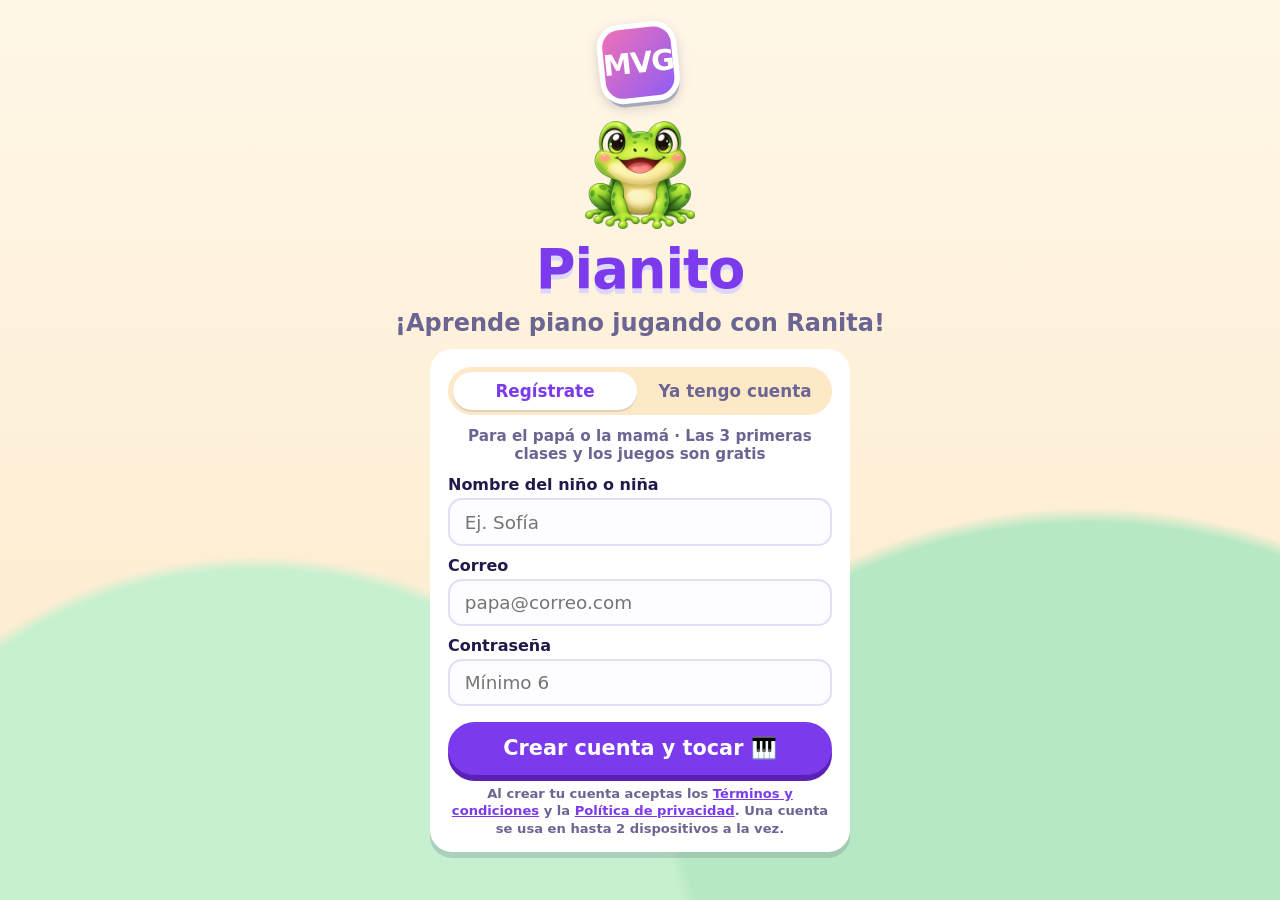
<file: index.html>
<!doctype html>
<html lang="es">
<head>
  <meta charset="utf-8">
  <meta name="viewport" content="width=device-width, initial-scale=1, viewport-fit=cover, user-scalable=no">
  <title>Pianito</title>
  <meta name="description" content="Aprende piano jugando, con tu piano de verdad.">
  <meta name="theme-color" content="#7c3aed">
  <link rel="manifest" href="manifest.webmanifest">
  <link rel="icon" href="icons/icono-192.png">
  <link rel="apple-touch-icon" href="icons/apple-touch-icon.png">
  <meta name="apple-mobile-web-app-capable" content="yes">
  <meta name="mobile-web-app-capable" content="yes">
  <meta name="apple-mobile-web-app-status-bar-style" content="default">
  <meta name="apple-mobile-web-app-title" content="Pianito">
  <link rel="stylesheet" href="css/estilos.css">
</head>
<body>

  <!-- Marca MVG. Se reutiliza con <use href="#marca-mvg"> -->
  <svg width="0" height="0" style="position:absolute" aria-hidden="true">
    <defs>
      <linearGradient id="degradado-mvg" x1="0" y1="0" x2="1" y2="1">
        <stop offset="0" stop-color="#f472b6"/>
        <stop offset="1" stop-color="#8b5cf6"/>
      </linearGradient>
    </defs>
    <symbol id="marca-mvg" viewBox="0 0 124 124">
      <g transform="rotate(-6 62 62)">
        <rect x="14" y="20" width="96" height="96" rx="26" fill="#1e3a8a" opacity=".3"/>
        <rect x="12" y="12" width="96" height="96" rx="26" fill="url(#degradado-mvg)" stroke="#fff" stroke-width="7"/>
        <text x="60" y="73" text-anchor="middle" fill="#fff" font-size="37" font-weight="900"
              letter-spacing="-1.5" font-family="ui-rounded, 'SF Pro Rounded', 'Nunito', system-ui, sans-serif">MVG</text>
      </g>
    </symbol>
  </svg>

  <!-- INICIO -->
  <section id="pantalla-inicio" class="pantalla activa">
    <div class="notas-flotantes" aria-hidden="true"><span>♪</span><span>♫</span><span>♩</span><span>♬</span><span>♪</span><span>♫</span></div>
    <div class="inicio-contenido">
      <svg class="marca marca-inicio" role="img" aria-label="MVG"><use href="#marca-mvg"/></svg>
      <img class="mascota grande saltando" src="img/rana.png" alt="">
      <h1 class="logo">Pianito</h1>
      <p class="lema">¡Aprende piano jugando con Ranita!</p>
      <button id="btn-empezar" class="boton-grande">¡A tocar! 🎹</button>
      <div id="eleccion-edad" class="eleccion-edad oculto">
        <p class="pregunta-edad">¿Cuántos años tienes?</p>
        <div class="botones-edad">
          <button class="boton-edad" data-modo="peques"><span>🐣</span>4 a 7 años</button>
          <button class="boton-edad grande" data-modo="grandes"><span>🚀</span>8 años o más</button>
        </div>
      </div>
      <!-- Registro (solo si la cuenta en la nube está configurada) -->
      <form id="form-cuenta" class="form-cuenta oculto" novalidate>
        <div class="cuenta-pestanas" role="tablist">
          <button type="button" class="cuenta-pestana activa" data-cuenta="registro">Regístrate</button>
          <button type="button" class="cuenta-pestana" data-cuenta="entrar">Ya tengo cuenta</button>
        </div>
        <p class="cuenta-nota">Para el papá o la mamá · Las 3 primeras clases y los juegos son gratis</p>
        <p id="cuenta-ref" class="cuenta-ref oculto">🎁 Te invitó <b id="cuenta-ref-codigo"></b>: si compras el pase recibes 2 meses extra.</p>
        <label class="campo-cuenta campo-nombre">Nombre del niño o niña
          <input id="cuenta-nombre" type="text" autocomplete="off" maxlength="40" placeholder="Ej. Sofía">
        </label>
        <label class="campo-cuenta">Correo
          <input id="cuenta-correo" type="email" autocomplete="email" inputmode="email" required placeholder="papa@correo.com">
        </label>
        <label class="campo-cuenta">Contraseña
          <input id="cuenta-clave" type="password" autocomplete="new-password" required minlength="6" placeholder="Mínimo 6">
        </label>
        <button id="btn-cuenta" type="submit" class="boton-grande">Crear cuenta y tocar 🎹</button>
        <button id="btn-olvide" type="button" class="enlace oculto">¿Olvidaste tu contraseña?</button>
        <p class="cuenta-legal">Al crear tu cuenta aceptas los <a href="terminos.html" target="_blank">Términos y condiciones</a>
          y la <a href="privacidad.html" target="_blank">Política de privacidad</a>. Una cuenta se usa en hasta 2 dispositivos a la vez.</p>
      </form>
      <p id="mensaje-inicio" class="mensaje-inicio" role="status"></p>
      <button type="button" class="boton-instalar oculto" data-instalar>📲 Instalar Pianito como app</button>
      <nav class="enlaces-legales"><a href="terminos.html" target="_blank">Términos</a> · <a href="privacidad.html" target="_blank">Privacidad</a> · <a href="reclamaciones.html" target="_blank">📕 Libro de Reclamaciones</a></nav>
    </div>
  </section>

  <!-- MAPA -->
  <section id="pantalla-mapa" class="pantalla">
    <header class="barra">
      <div class="barra-titulo">
        <img class="mascota mini" src="img/rana.png" alt="">
        <span>Mi viaje musical</span>
      </div>
      <svg class="marca" role="img" aria-label="MVG"><use href="#marca-mvg"/></svg>
      <div class="barra-derecha">
        <span id="total-estrellas" class="chip">⭐ 0</span>
        <button id="btn-ajustes" class="boton-icono boton-padres" aria-label="Ajustes para padres (mantén presionado)">
          <span>⚙️</span><svg class="anillo-padres" viewBox="0 0 40 40" aria-hidden="true"><circle cx="20" cy="20" r="17"/></svg>
        </button>
        <p id="ayuda-padres" class="ayuda-padres" role="status">Adulto: mantén presionado ⚙️</p>
      </div>
    </header>
    <nav class="pestanas" role="tablist">
      <button class="pestana activa" data-pestana="mapa" role="tab">🗺️ <span>Mi viaje</span></button>
      <button class="pestana" data-pestana="parque" role="tab">🎪 <span>Juegos</span></button>
      <button class="pestana" data-pestana="partituras" role="tab">📄 <span>Partituras</span></button>
      <button class="pestana oculto" data-pestana="paneladmin" role="tab">🛠️ <span>Panel</span></button>
    </nav>
    <div id="mapa" class="mapa"></div>
    <div id="parque" class="mapa parque oculto"></div>
    <div id="partituras" class="mapa parque oculto"></div>
    <div id="paneladmin" class="mapa panel-admin oculto"></div>
    <input type="file" id="archivo-partitura" accept=".musicxml,.xml,.mxl,application/vnd.recordare.musicxml+xml,application/vnd.recordare.musicxml" hidden>
  </section>

  <!-- JUEGO -->
  <section id="pantalla-juego" class="pantalla">
    <header class="barra">
      <div class="barra-titulo">
        <button id="btn-volver" class="boton-icono" aria-label="Volver al mapa">🏠</button>
        <span id="juego-titulo"></span>
      </div>
      <svg class="marca" role="img" aria-label="MVG"><use href="#marca-mvg"/></svg>
      <div class="barra-derecha">
        <div id="oreja" class="oreja" title="Micrófono">
          <span id="oreja-icono">👂</span>
          <div class="medidor"><div id="medidor-nivel"></div></div>
        </div>
      </div>
    </header>

    <div class="juego-cuerpo">
      <div class="zona-mascota">
        <div id="aro-escucha" class="aro-escucha">
          <img id="mascota-juego" class="mascota" src="img/rana.png" alt="">
        </div>
        <div id="globo" class="globo">¡Hola!</div>
      </div>

      <div class="zona-objetivo">
        <div id="pulso" class="pulso oculto" aria-hidden="true"><span></span><span></span><span></span><span></span></div>
        <div id="pentagrama" class="pentagrama oculto"></div>
        <div id="nota-objetivo" class="nota-objetivo">
          <span id="nota-nombre">Do</span>
          <span id="nota-dedo" class="nota-dedo"></span>
        </div>
        <div id="escenario" class="escenario oculto"></div>
        <div class="botones-escuchar">
          <button id="btn-escuchar" class="boton-escuchar">🔊 Escuchar</button>
          <div id="velocidad" class="velocidad oculto" role="group" aria-label="Velocidad">
            <button data-v="0.5">🐢 Lento</button>
            <button data-v="0.75">🚶 Medio</button>
            <button data-v="1">🏃 Normal</button>
          </div>
          <button id="btn-cancion" class="boton-escuchar oculto">🎶 Escuchar la canción</button>
        </div>
      </div>

      <div id="progreso-juego" class="progreso-juego"></div>
    </div>

    <p id="detector-texto" class="detector-texto"></p>
    <div id="teclado" class="teclado"></div>
  </section>

  <!-- RESULTADO -->
  <section id="pantalla-resultado" class="pantalla">
    <div id="confeti" class="confeti" aria-hidden="true"></div>
    <div class="resultado-contenido">
      <img class="mascota grande saltando" src="img/rana.png" alt="">
      <h2 id="resultado-titulo">¡Lo lograste!</h2>
      <div id="resultado-estrellas" class="estrellas-grandes"></div>
      <div class="resultado-botones">
        <button id="btn-repetir" class="boton-secundario">🔁 Otra vez</button>
        <button id="btn-mapa" class="boton-grande">Seguir ➜</button>
      </div>
      <button id="btn-orquesta" class="boton-orquesta oculto">🎻 Escuchar mi canción con orquesta</button>
      <button id="btn-invita-resultado" class="boton-orquesta boton-invita oculto">🎁 ¿Les gusta Pianito? Invita a un amigo y gana</button>
    </div>
  </section>

  <!-- AJUSTES (para padres) -->
  <dialog id="dialogo-ajustes" class="dialogo">
    <form method="dialog">
      <h2>Ajustes para padres</h2>
      <div class="fila fila-modo">
        <span>Edad:</span>
        <label><input type="radio" name="aj-modo" value="peques"> 4 a 7 años</label>
        <label><input type="radio" name="aj-modo" value="grandes"> 8 o más</label>
      </div>
      <label class="fila"><input type="checkbox" id="aj-voz"> Voz de Ranita</label>
      <button type="button" id="btn-voz" class="boton-secundario boton-voz">🎙️ Grabar la voz de Ranita</button>
      <label class="fila"><input type="checkbox" id="aj-referencia"> Tocar la nota antes de pedirla</label>
      <label class="fila"><input type="checkbox" id="aj-pedal"> Practico con pedal (no marca como error las notas que siguen sonando)</label>
      <label class="fila"><input type="checkbox" id="aj-acompanar"> Acompañar con acordes mientras toca las canciones (mejor con audífonos)</label>
      <label class="fila"><input type="checkbox" id="aj-teclado"> Usar el teclado de la pantalla (probar sin piano)</label>
      <label class="fila"><input type="checkbox" id="aj-detector"> Mostrar lo que escucha el micrófono</label>
      <label class="fila"><input type="checkbox" id="aj-desbloquear"> Desbloquear todas las lecciones (profesor)</label>
      <label class="fila columna">
        Sensibilidad del micrófono: <strong id="aj-sens-valor">5</strong>
        <input type="range" id="aj-sensibilidad" min="1" max="10" step="1">
        <small>Súbela si no reconoce las notas. Bájala si hay ruido en casa.</small>
      </label>
      <div id="aj-cuenta" class="aj-cuenta oculto">
        <p><strong>Cuenta:</strong> <span id="aj-cuenta-correo"></span><br><span id="aj-cuenta-plan"></span></p>
        <div class="aj-cuenta-botones">
          <button type="button" id="btn-desbloquear-cuenta" class="boton-secundario">⭐ Desbloquear todo</button>
          <button type="button" id="btn-invita-ajustes" class="boton-secundario">🎁 Invita y gana</button>
          <button type="button" id="btn-canje-ajustes" class="boton-secundario">🎟️ Canjear código</button>
          <button type="button" id="btn-salir-cuenta" class="boton-secundario">Cerrar sesión</button>
        </div>
      </div>
      <button type="button" class="boton-secundario oculto" data-instalar>📲 Instalar Pianito como app</button>
      <button type="button" id="btn-borrar-progreso" class="boton-peligro">Borrar progreso</button>
      <nav class="enlaces-legales"><a href="terminos.html" target="_blank">Términos</a> · <a href="privacidad.html" target="_blank">Privacidad</a> · <a href="reclamaciones.html" target="_blank">📕 Libro de Reclamaciones</a></nav>
      <button value="cerrar" class="boton-grande">Listo</button>
    </form>
  </dialog>

  <!-- Grabar la voz de Ranita (para el adulto) -->
  <dialog id="dialogo-voz" class="dialogo dialogo-voz">
    <form method="dialog">
      <h2>🎙️ La voz de Ranita</h2>
      <p class="voz-ayuda">Graba las frases con tu voz y Ranita hablará como tú. Toca <b>●</b>, di la frase y toca <b>■</b>.
        Las que no grabes las dice la voz del iPad. Todo queda guardado solo en este iPad.</p>
      <label class="fila"><input type="checkbox" id="aj-voz-aguda"> Voz más aguda, de rana 🐸</label>
      <p id="voz-contador" class="voz-contador"></p>
      <div id="voz-lista" class="voz-lista"></div>
      <button type="button" id="btn-voz-borrar" class="boton-peligro">Borrar todas las grabaciones</button>
      <button value="cerrar" class="boton-grande">Listo</button>
    </form>
  </dialog>

  <!-- Agregar una partitura (MusicXML) -->
  <dialog id="dialogo-partitura" class="dialogo">
    <form method="dialog">
      <h2>📄 Nueva partitura</h2>
      <label class="fila columna">Nombre
        <input type="text" id="pt-titulo" class="campo" maxlength="60">
      </label>
      <p id="pt-resumen" class="voz-ayuda"></p>
      <div class="fila fila-modo" id="pt-manos">
        <span>Mano:</span>
        <label><input type="radio" name="pt-mano" value="derecha"> Derecha</label>
        <label><input type="radio" name="pt-mano" value="izquierda"> Izquierda</label>
        <label><input type="radio" name="pt-mano" value="ambas"> Las dos</label>
      </div>
      <div class="fila fila-modo" id="pt-modos">
        <span>Tocar:</span>
        <label><input type="radio" name="pt-modo" value="cancion" checked> A su ritmo</label>
        <label><input type="radio" name="pt-modo" value="ritmo"> Con metrónomo</label>
      </div>
      <button value="crear" class="boton-grande">Crear lecciones</button>
      <button value="cancelar" class="boton-peligro">Cancelar</button>
    </form>
  </dialog>

  <!-- ¿Salir de la lección? (para que un toque sin querer no borre lo avanzado) -->
  <dialog id="dialogo-salir" class="dialogo dialogo-nino">
    <form method="dialog">
      <img class="mascota" src="img/rana.png" alt="">
      <p class="pregunta-nino">¿Nos vamos?</p>
      <div class="botones-nino">
        <button value="seguir" class="boton-grande">🎹 Seguir tocando</button>
        <button value="salir" class="boton-secundario">🏠 Salir</button>
      </div>
    </form>
  </dialog>

  <!-- Consejo para el adulto al empezar cada lección -->
  <dialog id="dialogo-consejo" class="dialogo">
    <form method="dialog">
      <p id="consejo-etiqueta" class="consejo-etiqueta">👨‍👩‍👧 Para el adulto</p>
      <p id="consejo-texto"></p>
      <button value="ok" class="boton-grande">¡Empezar!</button>
    </form>
  </dialog>

  <!-- Desbloquear los niveles de pago -->
  <dialog id="dialogo-premium" class="dialogo dialogo-premium">
    <form method="dialog">
      <img class="mascota" src="img/rana.png" alt="">
      <h2 id="premium-titulo">⭐ ¡Desbloquea todo Pianito!</h2>
      <p id="premium-estado" class="premium-estado"></p>
      <p class="premium-texto">Las 3 primeras clases y los juegos son gratis. Con el pase completo de un año se abren las <strong>164 clases de los 35 niveles</strong>: canciones, ritmo, acordes, pedal, lectura de partituras y baladas románticas, hasta nivel experto.</p>
      <p class="premium-precio"><span id="premium-precio"></span><small>por un año · pago único, sin cobros automáticos</small></p>
      <a id="btn-pagar" class="boton-grande boton-pagar" target="_blank" rel="noopener">Pagar con tarjeta, Yape o Plin 💳</a>
      <a id="btn-hotmart" class="boton-secundario boton-hotmart oculto" target="_blank" rel="noopener">🌎 PayPal o tarjeta internacional (Hotmart)
        <small>Te llega un código de activación por correo</small></a>
      <div id="premium-codigo" class="premium-codigo oculto">
        <p id="premium-codigo-ok" class="premium-codigo-ok oculto"></p>
        <div id="premium-codigo-form" class="premium-codigo-form">
          <input id="premium-codigo-input" type="text" autocomplete="off" autocapitalize="characters" maxlength="20" placeholder="Código del amigo que te recomendó">
          <button type="button" id="btn-aplicar-codigo" class="boton-secundario">Aplicar</button>
        </div>
        <p id="premium-codigo-msg" class="premium-codigo-msg"></p>
      </div>
      <details id="premium-canje" class="premium-canje">
        <summary>🎟️ ¿Tienes un código de activación? (compra en otra tienda, colegio o regalo)</summary>
        <div class="premium-codigo-form">
          <input id="canje-input" type="text" autocomplete="off" autocapitalize="characters" maxlength="20" placeholder="PIANO-XXXX-XXXX">
          <button type="button" id="btn-canjear" class="boton-secundario">Canjear</button>
        </div>
        <p id="canje-msg" class="premium-codigo-msg"></p>
      </details>
      <ol class="premium-pasos">
        <li>Paga con el correo de tu cuenta: <strong id="premium-correo"></strong></li>
        <li id="premium-paso-aviso">Activamos tu cuenta apenas nos llega el pago (normalmente el mismo día).</li>
        <li>Toca <em>“Ya pagué”</em> para abrir los niveles.</li>
      </ol>
      <a id="btn-whatsapp" class="boton-secundario oculto" target="_blank" rel="noopener">💬 Avisar por WhatsApp</a>
      <p id="premium-mensaje" class="mensaje-inicio" role="status"></p>
      <p class="cuenta-legal">🧾 Emitimos boleta electrónica. Si necesitas factura, escríbenos a
        <a href="mailto:bd-learning@outlook.com">bd-learning@outlook.com</a> con tu RUC antes de pagar.</p>
      <p class="cuenta-legal">Pago único por 12 meses, sin renovación automática. Ver <a href="terminos.html" target="_blank">Términos</a>
        (devoluciones) y <a href="reclamaciones.html" target="_blank">Libro de Reclamaciones</a>.</p>
      <div class="premium-botones">
        <button type="button" id="btn-ya-pague" class="boton-secundario">✅ Ya pagué</button>
        <button value="cerrar" class="boton-secundario">Ahora no</button>
      </div>
    </form>
  </dialog>

  <!-- Invita y gana -->
  <dialog id="dialogo-invita" class="dialogo dialogo-invita">
    <form method="dialog">
      <h2>🎁 Invita y gana</h2>
      <p class="premium-texto">Comparte tu código. Cuando un amigo compra el pase con él, <b>recibe 2 meses extra</b> y tú ganas tu premio.</p>
      <div class="inv-codigo"><span id="inv-codigo">—</span><button type="button" id="btn-inv-copiar" class="boton-secundario">Copiar</button></div>
      <a id="btn-inv-whatsapp" class="boton-grande boton-pagar" target="_blank" rel="noopener">Compartir por WhatsApp 💬</a>
      <p id="inv-stats" class="inv-stats"></p>
      <fieldset class="inv-premio">
        <legend>Tu premio por cada amigo que paga</legend>
        <label><input type="radio" name="inv-premio" value="meses"> <span>🎁 <b>2 meses gratis</b> de pase completo (hasta 12 al año)</span></label>
        <label><input type="radio" name="inv-premio" value="dinero"> <span>💵 <b>S/ 10 por Yape</b> (pagamos a fin de mes cuando juntas S/ 30)</span></label>
        <label id="inv-yape-fila" class="campo-cuenta oculto">Tu número de Yape
          <input id="inv-yape" type="tel" inputmode="numeric" maxlength="9" placeholder="9XXXXXXXX">
        </label>
        <button type="button" id="btn-inv-guardar" class="boton-secundario">Guardar</button>
        <p id="inv-mensaje" class="mensaje-inicio" role="status"></p>
      </fieldset>
      <p class="cuenta-legal">Solo cuenta cuando tu amigo paga su primer pase. No vale usar tu propio código. Ver <a href="terminos.html#invita" target="_blank">reglas</a>.</p>
      <button value="cerrar" class="boton-secundario">Cerrar</button>
    </form>
  </dialog>

  <!-- Instalar en iPad / iPhone (Safari no tiene botón automático) -->
  <dialog id="dialogo-instalar" class="dialogo dialogo-instalar">
    <form method="dialog">
      <h2>📲 Instalar Pianito</h2>
      <p class="premium-texto">Así tendrás a Ranita en la pantalla de inicio, a pantalla completa y funcionando sin internet.</p>
      <ol class="pasos-instalar">
        <li><span class="ico-compartir" aria-hidden="true"><svg viewBox="0 0 24 24"><path d="M12 3v12M7.5 7.5 12 3l4.5 4.5M6 11H5v10h14V11h-1" fill="none" stroke="currentColor" stroke-width="2" stroke-linecap="round" stroke-linejoin="round"/></svg></span>
          <span>Toca el botón <b>Compartir</b> de Safari: en el iPad está <b>arriba a la derecha</b>, en el iPhone <b>abajo</b>.<br><small>¿No lo ves? Toca <b>⋯</b> y luego <b>Compartir</b>.</small></span></li>
        <li><span class="ico-paso" aria-hidden="true">➕</span>
          <span>Baja y toca <b>"Agregar a pantalla de inicio"</b>.</span></li>
        <li><span class="ico-paso" aria-hidden="true">✅</span>
          <span>Toca <b>Agregar</b>. ¡Listo! Abre Pianito desde el ícono de Ranita.</span></li>
      </ol>
      <p id="instalar-no-safari" class="cuenta-legal oculto">Si no aparece la opción, abre esta página en <b>Safari</b>.</p>
      <button value="cerrar" class="boton-grande">Entendido</button>
    </form>
  </dialog>

  <!-- Nueva contraseña (desde el enlace del correo) -->
  <dialog id="dialogo-clave" class="dialogo">
    <form id="form-clave" method="dialog">
      <h2>Nueva contraseña</h2>
      <p class="premium-texto">Te enviamos un código de 6 números a <strong id="clave-correo"></strong>. Revisa también la carpeta de spam.</p>
      <label class="campo-cuenta">Código del correo
        <input id="codigo-clave" type="text" inputmode="numeric" autocomplete="one-time-code" maxlength="6" placeholder="123456">
      </label>
      <label class="campo-cuenta">Nueva contraseña
        <input id="nueva-clave" type="password" autocomplete="new-password" minlength="6" placeholder="Mínimo 6">
      </label>
      <p id="clave-mensaje" class="mensaje-inicio" role="status"></p>
      <button id="btn-guardar-clave" type="button" class="boton-grande">Guardar</button>
      <button value="cerrar" class="enlace">Cancelar</button>
    </form>
  </dialog>

  <script type="module" src="js/app.js"></script>
</body>
</html>
</file>
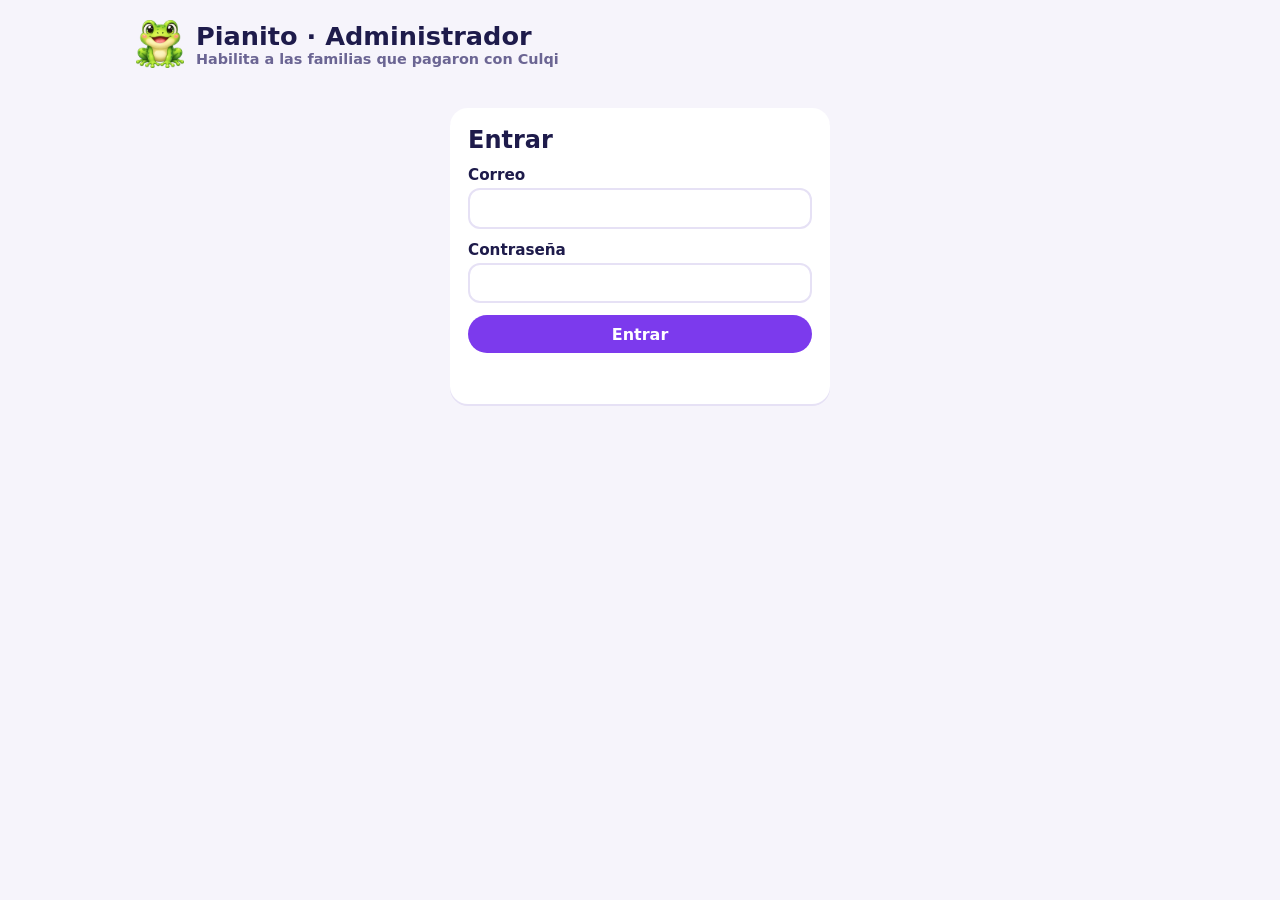
<file: admin.html>
<!doctype html>
<html lang="es">
<head>
  <meta charset="utf-8">
  <meta name="viewport" content="width=device-width, initial-scale=1, viewport-fit=cover">
  <meta name="robots" content="noindex, nofollow">
  <title>Pianito · Administrador</title>
  <link rel="icon" href="icons/icono-192.png">
  <style>
    :root {
      --fondo: #f6f4fb; --tarjeta: #fff; --tinta: #1e1b4b; --suave: #6b6593; --linea: #e6e1f5;
      --primario: #7c3aed; --exito: #16a34a; --exito-fondo: #dcfce7; --error: #e11d48;
      --fuente: ui-rounded, "SF Pro Rounded", "Nunito", system-ui, sans-serif;
    }
    * { box-sizing: border-box; }
    body { margin: 0; background: var(--fondo); color: var(--tinta); font-family: var(--fuente); }
    main { max-width: 1040px; margin: 0 auto; padding: 20px 16px 48px; }
    h1 { margin: 0; font-size: 1.6rem; }
    h1 small { display: block; font-size: .9rem; color: var(--suave); font-weight: 600; }
    .cabecera { display: flex; align-items: center; justify-content: space-between; gap: 12px; flex-wrap: wrap; margin-bottom: 18px; }
    .cabecera img { width: 48px; height: 48px; }
    .marca { display: flex; align-items: center; gap: 12px; }
    .caja { background: var(--tarjeta); border-radius: 18px; padding: 18px; box-shadow: 0 2px 0 var(--linea); }
    .login { max-width: 380px; margin: 40px auto; display: flex; flex-direction: column; gap: 12px; }
    label { display: flex; flex-direction: column; gap: 4px; font-weight: 700; font-size: .95rem; }
    input, select { font: inherit; font-size: 1rem; padding: .55em .75em; border-radius: 12px; border: 2px solid var(--linea); background: #fff; color: var(--tinta); min-width: 0; }
    input:focus, select:focus { outline: none; border-color: var(--primario); }
    button { font: inherit; font-weight: 800; border: 0; border-radius: 999px; padding: .6em 1.2em; cursor: pointer; background: var(--primario); color: #fff; }
    button.suave { background: #fff; color: var(--tinta); box-shadow: inset 0 0 0 2px var(--linea); }
    button:disabled { opacity: .5; cursor: default; }
    .mensaje { min-height: 1.3em; margin: 0; font-weight: 700; color: var(--error); }
    .mensaje.bien { color: var(--exito); }
    .cifras { display: grid; grid-template-columns: repeat(3, 1fr); gap: 10px; margin-bottom: 14px; }
    .cifra { background: var(--tarjeta); border-radius: 16px; padding: 12px 14px; box-shadow: 0 2px 0 var(--linea); }
    .cifra b { display: block; font-size: 1.7rem; }
    .cifra span { color: var(--suave); font-weight: 700; font-size: .9rem; }
    .filtros { display: flex; gap: 10px; flex-wrap: wrap; margin-bottom: 12px; }
    .filtros input { flex: 1 1 220px; }
    table { width: 100%; border-collapse: collapse; }
    th, td { text-align: left; padding: 10px 8px; border-bottom: 1px solid var(--linea); vertical-align: middle; }
    th { font-size: .8rem; text-transform: uppercase; letter-spacing: .04em; color: var(--suave); }
    td.correo { font-weight: 700; overflow-wrap: anywhere; }
    td small { color: var(--suave); }
    .estado { display: inline-block; padding: .2em .7em; border-radius: 999px; font-weight: 800; font-size: .85rem; background: #f1f0f7; color: var(--suave); }
    .estado.pago { background: var(--exito-fondo); color: var(--exito); }
    .estado.vencido { background: #fef3c7; color: #b45309; }
    .aviso-pago { display: inline-block; margin-top: 4px; font-size: .8rem; font-weight: 800; color: #b45309; background: #fef3c7; border-radius: 999px; padding: .15em .6em; }
    .aviso-pagos:empty { display: none; }
    .comisiones { margin-bottom: 14px; }
    .codigos { margin-bottom: 14px; }
    .codigos summary { cursor: pointer; list-style: none; }
    .codigos summary h2 { display: inline; margin: 0; font-size: 1.1rem; }
    .codigos summary .nota-comisiones { display: block; margin-top: 4px; }
    .codigos[open] summary { margin-bottom: 10px; }
    #cod-texto { width: 100%; font-family: ui-monospace, monospace; font-size: .95rem; margin: 6px 0; }
    .lote { border-top: 1px solid var(--linea); padding: 10px 0; }
    .lote-cab { display: flex; gap: 10px; align-items: center; flex-wrap: wrap; }
    .lote-cab b { flex: 1 1 14em; }
    .lote-lista { margin-top: 8px; display: grid; gap: 4px; font-size: .9rem; }
    .cod { display: flex; gap: 10px; align-items: center; flex-wrap: wrap; font-family: ui-monospace, monospace; }
    .cod .est { font-family: var(--fuente); font-weight: 800; font-size: .8rem; border-radius: 999px; padding: .1em .6em; background: #f1f0f7; color: var(--suave); }
    .cod .est.Usado { background: var(--exito-fondo); color: var(--exito); }
    .cod .est.Anulado { background: #fee2e2; color: var(--error); }
    .cod button { padding: .25em .8em; font-size: .8rem; }
    .comisiones h2 { margin: 0 0 4px; font-size: 1.1rem; }
    .nota-comisiones { margin: 0 0 10px; color: var(--suave); font-size: .9rem; }
    .fila-comision { display: flex; align-items: center; gap: 10px; flex-wrap: wrap; padding: 8px 0; border-top: 1px solid var(--linea); }
    .fila-comision b { min-width: 14em; overflow-wrap: anywhere; }
    .fila-comision .monto { font-weight: 900; font-size: 1.1rem; }
    .fila-comision .yape { color: var(--suave); }
    .fila-comision button { margin-left: auto; }
    .ref { display: inline-block; margin-top: 4px; font-size: .78rem; font-weight: 700; color: #166534; background: #dcfce7; border-radius: 999px; padding: .1em .55em; }
    .aviso-pagos { margin: 0 0 8px; font-weight: 800; color: #b45309; background: #fef3c7; border-radius: 12px; padding: 8px 12px; }
    .nota { width: 100%; font-size: .9rem; padding: .4em .6em; }
    .acciones { display: flex; gap: 6px; flex-wrap: wrap; }
    .acciones button { padding: .45em .9em; font-size: .9rem; }
    .vacio { text-align: center; color: var(--suave); padding: 30px 0; }
    .oculto { display: none !important; }
    /* Dentro de la app (pestaña Panel): sin cabecera ni botón de salir */
    body.embebido { background: transparent; }
    body.embebido main { padding-top: 4px; }
    body.embebido .cabecera { display: none; }
    @media (max-width: 720px) {
      .cifras { grid-template-columns: 1fr 1fr 1fr; }
      .cifra b { font-size: 1.3rem; }
      thead { display: none; }
      table, tbody, tr, td { display: block; width: 100%; }
      tr { border-bottom: 2px solid var(--linea); padding: 8px 0; }
      td { border: 0; padding: 4px 0; }
    }
  </style>
</head>
<body>
  <main>
    <div class="cabecera">
      <div class="marca">
        <img src="img/rana.png" alt="">
        <h1>Pianito · Administrador<small>Habilita a las familias que pagaron con Culqi</small></h1>
      </div>
      <div id="sesion" class="oculto">
        <span id="sesion-correo"></span>
        <button id="btn-salir" class="suave">Salir</button>
      </div>
    </div>

    <form id="form-login" class="caja login oculto">
      <h2 style="margin:0">Entrar</h2>
      <label>Correo <input id="correo" type="email" autocomplete="username" required></label>
      <label>Contraseña <input id="clave" type="password" autocomplete="current-password" required></label>
      <button type="submit">Entrar</button>
      <p id="msg-login" class="mensaje" role="status"></p>
    </form>

    <section id="panel" class="oculto">
      <div class="cifras">
        <div class="cifra"><b id="n-total">0</b><span>cuentas</span></div>
        <div class="cifra"><b id="n-pago">0</b><span>con pase vigente</span></div>
        <div class="cifra"><b id="n-gratis">0</b><span>gratis</span></div>
      </div>
      <div id="comisiones" class="caja comisiones oculto">
        <h2>💵 Comisiones por pagar (Invita y gana)</h2>
        <p class="nota-comisiones">Págalas por Yape a fin de mes y pulsa "Marcar pagado". Las marcadas ✅ ya juntaron el mínimo.</p>
        <div id="lista-comisiones"></div>
      </div>
      <details id="codigos" class="caja codigos">
        <summary><h2>🎟️ Códigos de activación</h2><span class="nota-comisiones">Para vender en Hotmart, Mercado Libre, a colegios o para regalar. Cada código abre el pase una sola vez.</span></summary>
        <form id="form-codigos" class="filtros">
          <input id="cod-lote" maxlength="60" placeholder="Nombre del lote (ej. Hotmart noviembre, Colegio San José)" required>
          <input id="cod-cantidad" type="number" min="1" max="500" value="10" aria-label="Cantidad" style="flex:0 0 7em">
          <select id="cod-meses" aria-label="Meses">
            <option value="12" selected>12 meses</option><option value="6">6 meses</option><option value="3">3 meses</option>
            <option value="1">1 mes</option><option value="24">24 meses</option>
          </select>
          <button type="submit">Generar</button>
        </form>
        <div id="cod-nuevos" class="oculto">
          <p class="mensaje bien" id="cod-msg"></p>
          <textarea id="cod-texto" readonly rows="6"></textarea>
          <div class="acciones"><button type="button" id="cod-copiar" class="suave">Copiar todos</button>
            <button type="button" id="cod-csv" class="suave">Descargar CSV</button></div>
        </div>
        <input id="cod-buscar" type="search" placeholder="Buscar un código o un correo…" style="width:100%;margin:12px 0 6px">
        <div id="cod-lotes"></div>
      </details>
      <div class="caja">
        <div class="filtros">
          <input id="buscar" type="search" placeholder="Buscar por correo o nombre…">
          <select id="filtro">
            <option value="todos">Todos</option>
            <option value="gratis">Solo gratis</option>
            <option value="pago">Solo pase completo</option>
            <option value="avisos">🔔 Dicen que pagaron</option>
          </select>
          <button id="btn-recargar" class="suave">↻ Actualizar</button>
        </div>
        <p id="aviso-pagos" class="aviso-pagos"></p>
        <p id="msg-panel" class="mensaje" role="status"></p>
        <table>
          <thead><tr><th>Correo</th><th>Niño/a</th><th>Registro</th><th>Estado</th><th>Nota (código Culqi)</th><th></th></tr></thead>
          <tbody id="filas"></tbody>
        </table>
        <p id="vacio" class="vacio oculto">No hay cuentas que coincidan.</p>
      </div>
    </section>

    <p id="sin-config" class="caja oculto">Falta poner la dirección del programa de Google en <code>js/config-nube.js</code> (mira el README).</p>
  </main>
  <script type="module" src="js/admin.js"></script>
</body>
</html>
</file>
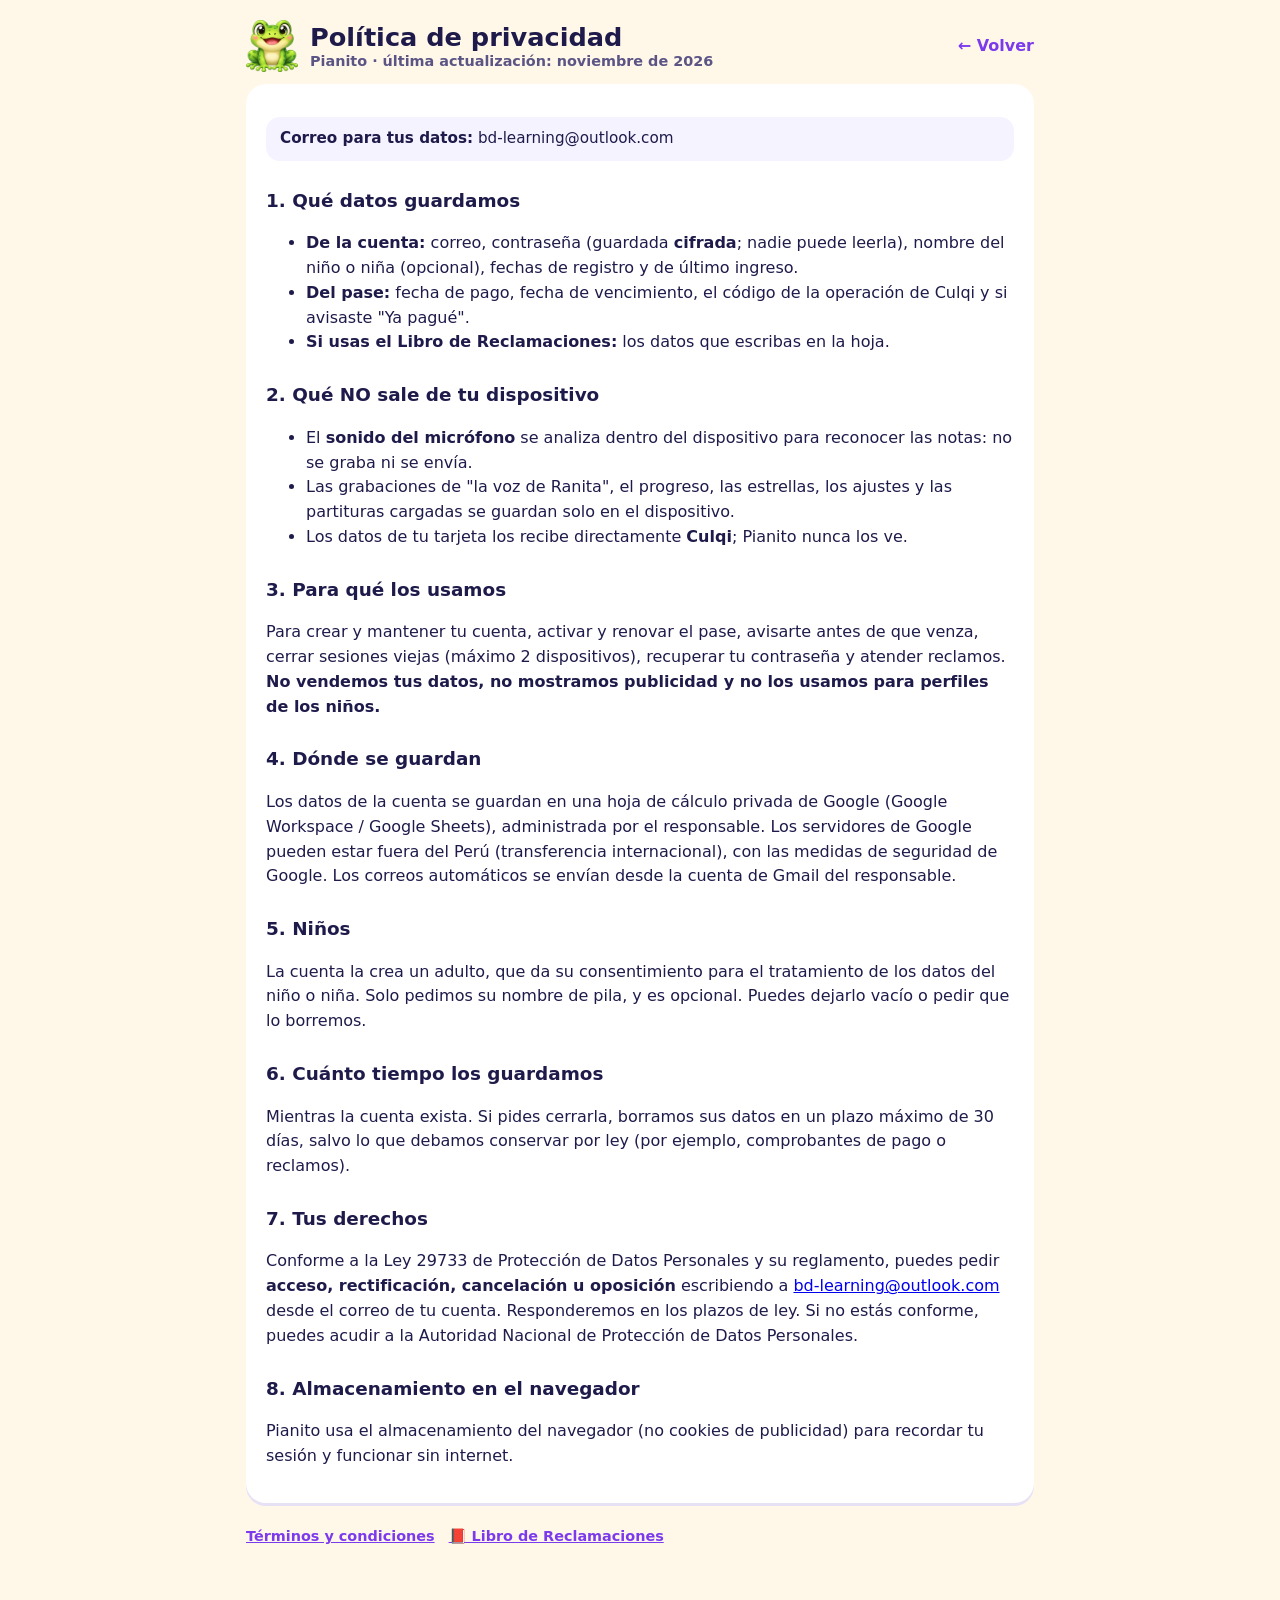
<file: privacidad.html>
<!doctype html>
<html lang="es">
<head>
  <meta charset="utf-8">
  <meta name="viewport" content="width=device-width, initial-scale=1, viewport-fit=cover">
  <title>Política de privacidad · Pianito</title>
  <link rel="icon" href="icons/icono-192.png">
  <link rel="stylesheet" href="css/legal.css">
</head>
<body>
<main>
  <div class="cabecera">
    <img src="img/rana.png" alt="">
    <h1>Política de privacidad<small>Pianito · última actualización: noviembre de 2026</small></h1>
    <a href="./">← Volver</a>
  </div>
  <div class="caja">
    <p class="proveedor proveedor-lineas">
      <span class="fila-dato"><b>Responsable:</b> <span data-dato="razonSocial"></span></span>
      <span class="fila-dato"><b>RUC:</b> <span data-dato="ruc"></span></span>
      <span class="fila-dato"><b>Domicilio:</b> <span data-dato="direccion"></span></span>
      <span class="fila-dato"><b>Correo para tus datos:</b> <span data-dato="correo"></span></span>
    </p>

    <h2>1. Qué datos guardamos</h2>
    <ul>
      <li><b>De la cuenta:</b> correo, contraseña (guardada <b>cifrada</b>; nadie puede leerla), nombre del niño o niña (opcional),
        fechas de registro y de último ingreso.</li>
      <li><b>Del pase:</b> fecha de pago, fecha de vencimiento, el código de la operación de Culqi y si avisaste "Ya pagué".</li>
      <li><b>Si usas el Libro de Reclamaciones:</b> los datos que escribas en la hoja.</li>
    </ul>

    <h2>2. Qué NO sale de tu dispositivo</h2>
    <ul>
      <li>El <b>sonido del micrófono</b> se analiza dentro del dispositivo para reconocer las notas: no se graba ni se envía.</li>
      <li>Las grabaciones de "la voz de Ranita", el progreso, las estrellas, los ajustes y las partituras cargadas se guardan solo en el dispositivo.</li>
      <li>Los datos de tu tarjeta los recibe directamente <b>Culqi</b>; Pianito nunca los ve.</li>
    </ul>

    <h2>3. Para qué los usamos</h2>
    <p>Para crear y mantener tu cuenta, activar y renovar el pase, avisarte antes de que venza, cerrar sesiones viejas
      (máximo <span data-dato="dispositivos"></span> dispositivos), recuperar tu contraseña y atender reclamos.
      <b>No vendemos tus datos, no mostramos publicidad y no los usamos para perfiles de los niños.</b></p>

    <h2>4. Dónde se guardan</h2>
    <p>Los datos de la cuenta se guardan en una hoja de cálculo privada de Google (Google Workspace / Google Sheets), administrada por el responsable.
      Los servidores de Google pueden estar fuera del Perú (transferencia internacional), con las medidas de seguridad de Google.
      Los correos automáticos se envían desde la cuenta de Gmail del responsable.</p>

    <h2>5. Niños</h2>
    <p>La cuenta la crea un adulto, que da su consentimiento para el tratamiento de los datos del niño o niña. Solo pedimos su nombre de pila,
      y es opcional. Puedes dejarlo vacío o pedir que lo borremos.</p>

    <h2>6. Cuánto tiempo los guardamos</h2>
    <p>Mientras la cuenta exista. Si pides cerrarla, borramos sus datos en un plazo máximo de 30 días, salvo lo que debamos conservar por ley
      (por ejemplo, comprobantes de pago o reclamos).</p>

    <h2>7. Tus derechos</h2>
    <p>Conforme a la Ley 29733 de Protección de Datos Personales y su reglamento, puedes pedir <b>acceso, rectificación, cancelación u oposición</b>
      escribiendo a <a data-correo href="#"><span data-dato="correo"></span></a> desde el correo de tu cuenta. Responderemos en los plazos de ley.
      Si no estás conforme, puedes acudir a la Autoridad Nacional de Protección de Datos Personales.</p>

    <h2>8. Almacenamiento en el navegador</h2>
    <p>Pianito usa el almacenamiento del navegador (no cookies de publicidad) para recordar tu sesión y funcionar sin internet.</p>
  </div>
  <div class="pie">
    <a href="terminos.html">Términos y condiciones</a>
    <a href="reclamaciones.html">📕 Libro de Reclamaciones</a>
  </div>
</main>
<script type="module" src="js/legal.js"></script>
</body>
</html>
</file>
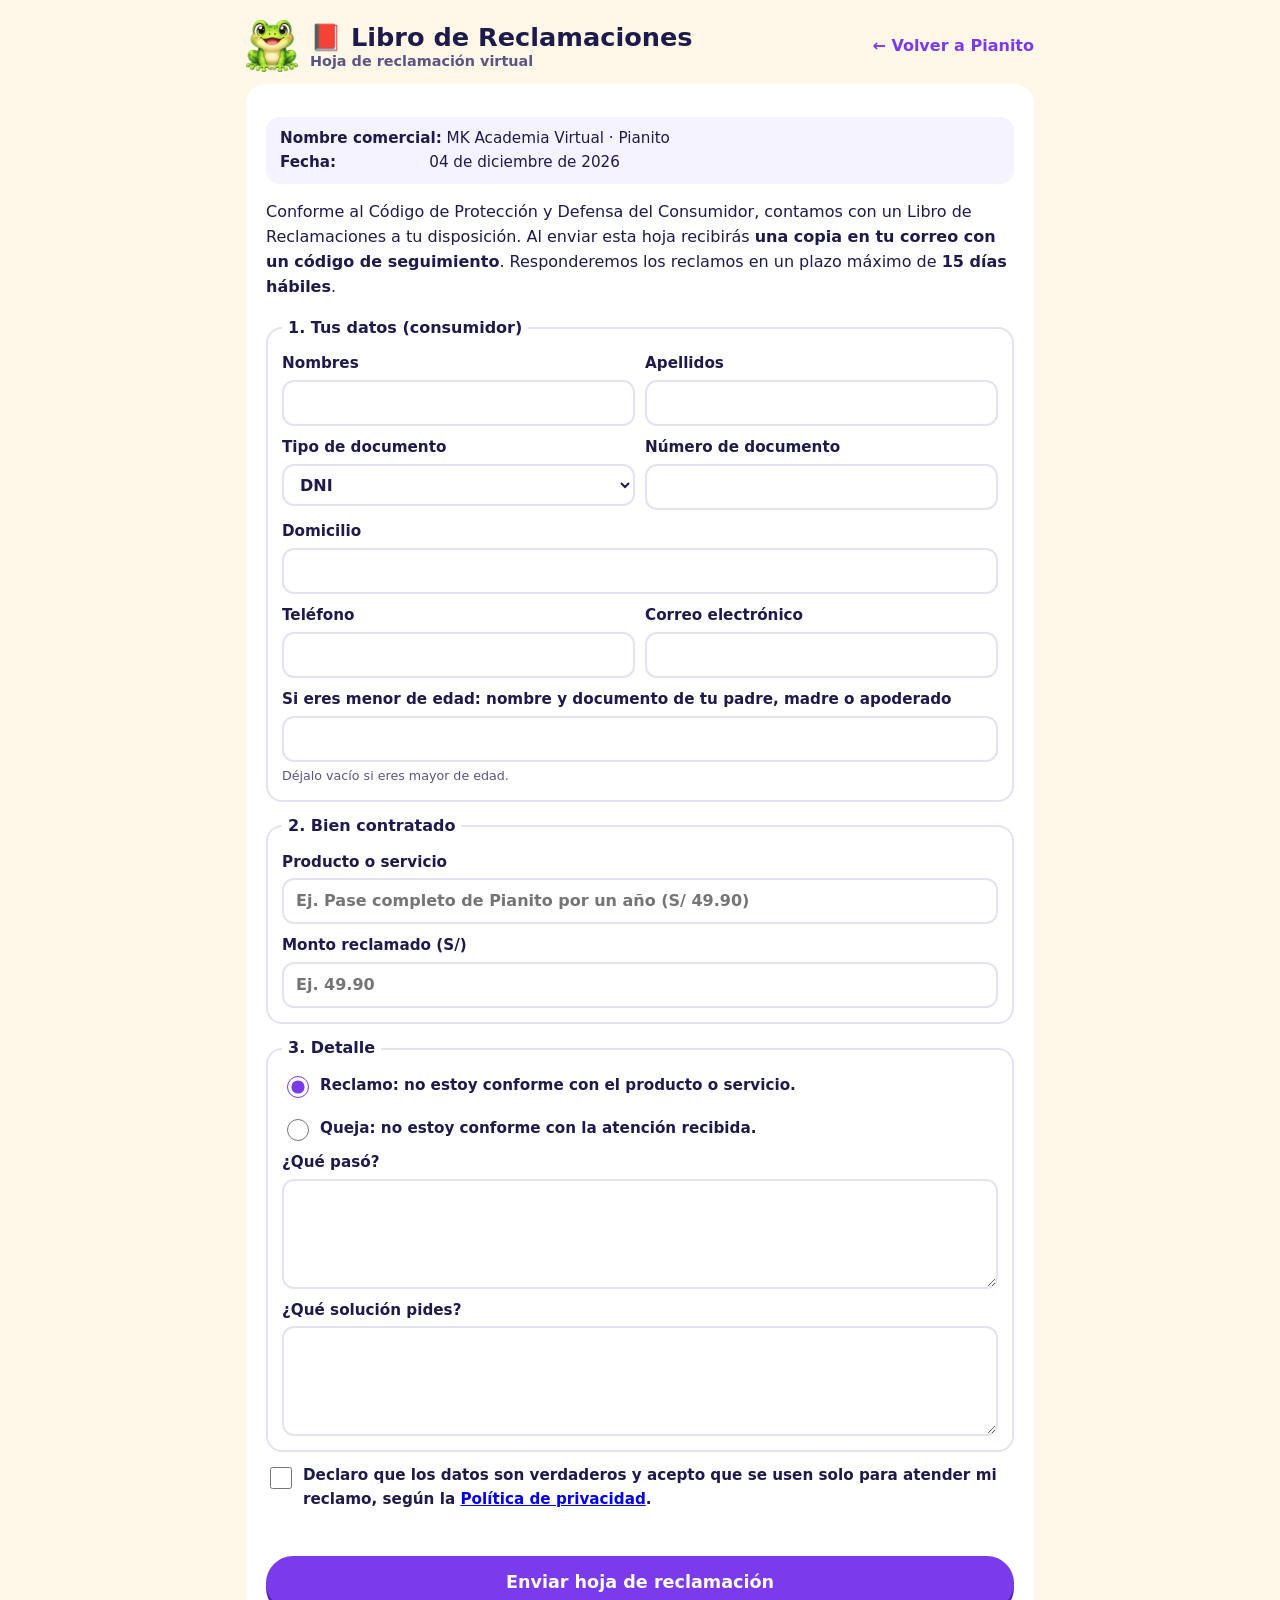
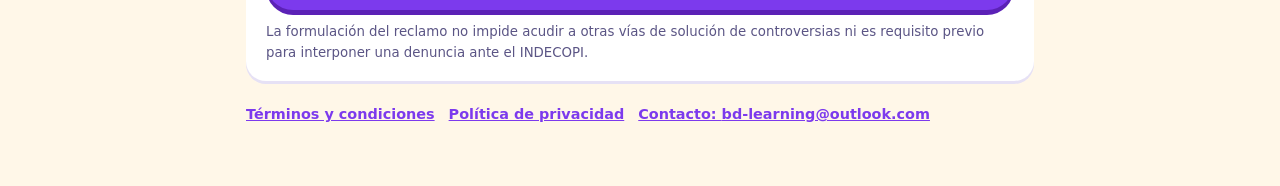
<file: reclamaciones.html>
<!doctype html>
<html lang="es">
<head>
  <meta charset="utf-8">
  <meta name="viewport" content="width=device-width, initial-scale=1, viewport-fit=cover">
  <title>Libro de Reclamaciones · Pianito</title>
  <link rel="icon" href="icons/icono-192.png">
  <link rel="stylesheet" href="css/legal.css">
</head>
<body>
<main>
  <div class="cabecera">
    <img src="img/rana.png" alt="">
    <h1>📕 Libro de Reclamaciones<small>Hoja de reclamación virtual</small></h1>
    <a href="./">← Volver a Pianito</a>
  </div>

  <div class="caja">
    <p class="proveedor proveedor-lineas">
      <span class="fila-dato"><b>Proveedor:</b> <span data-dato="razonSocial"></span></span>
      <span class="fila-dato"><b>RUC:</b> <span data-dato="ruc"></span></span>
      <span class="fila-dato"><b>Domicilio:</b> <span data-dato="direccion"></span></span>
      <span class="fila-dato"><b>Nombre comercial:</b> <span data-dato="comercio"></span> · <span data-dato="marca"></span></span>
      <span class="fila-dato"><b>Fecha:</b> <span id="fecha-hoy"></span></span>
    </p>
    <p>Conforme al Código de Protección y Defensa del Consumidor, contamos con un Libro de Reclamaciones a tu disposición.
      Al enviar esta hoja recibirás <b>una copia en tu correo con un código de seguimiento</b>. Responderemos los reclamos
      en un plazo máximo de <b>15 días hábiles</b>.</p>

    <form id="form-reclamo" novalidate>
      <fieldset>
        <legend>1. Tus datos (consumidor)</legend>
        <div class="dos">
          <label>Nombres <input name="nombres" required maxlength="60" autocomplete="given-name"></label>
          <label>Apellidos <input name="apellidos" required maxlength="60" autocomplete="family-name"></label>
        </div>
        <div class="dos">
          <label>Tipo de documento
            <select name="tipoDoc" required>
              <option value="DNI">DNI</option><option value="CE">Carné de extranjería</option>
              <option value="Pasaporte">Pasaporte</option><option value="RUC">RUC</option>
            </select>
          </label>
          <label>Número de documento <input name="numDoc" required maxlength="20" inputmode="numeric"></label>
        </div>
        <label>Domicilio <input name="domicilio" required maxlength="150" autocomplete="street-address"></label>
        <div class="dos">
          <label>Teléfono <input name="telefono" required maxlength="20" inputmode="tel" autocomplete="tel"></label>
          <label>Correo electrónico <input name="correo" type="email" required maxlength="100" autocomplete="email"></label>
        </div>
        <label>Si eres menor de edad: nombre y documento de tu padre, madre o apoderado
          <input name="apoderado" maxlength="120"><small class="ayuda">Déjalo vacío si eres mayor de edad.</small></label>
      </fieldset>

      <fieldset>
        <legend>2. Bien contratado</legend>
        <label>Producto o servicio <input id="precio-bien" name="bien" required maxlength="150"></label>
        <label>Monto reclamado (S/) <input name="monto" maxlength="20" inputmode="decimal" placeholder="Ej. 49.90"></label>
      </fieldset>

      <fieldset>
        <legend>3. Detalle</legend>
        <div class="tipos">
          <label><input type="radio" name="tipo" value="reclamo" checked> <span><b>Reclamo</b>: no estoy conforme con el producto o servicio.</span></label>
          <label><input type="radio" name="tipo" value="queja"> <span><b>Queja</b>: no estoy conforme con la atención recibida.</span></label>
        </div>
        <label>¿Qué pasó? <textarea name="detalle" required maxlength="2000"></textarea></label>
        <label>¿Qué solución pides? <textarea name="pedido" required maxlength="1000"></textarea></label>
      </fieldset>

      <label class="linea"><input type="checkbox" name="acepto"> <span>Declaro que los datos son verdaderos y acepto que se usen solo para atender mi reclamo, según la
        <a href="privacidad.html" target="_blank">Política de privacidad</a>.</span></label>
      <p id="msg-reclamo" class="mensaje" role="status"></p>
      <button type="submit">Enviar hoja de reclamación</button>
      <small class="ayuda">La formulación del reclamo no impide acudir a otras vías de solución de controversias ni es requisito previo para
        interponer una denuncia ante el INDECOPI.</small>
    </form>

    <div id="listo" class="listo oculto" role="status">
      <strong>✅ Tu hoja fue registrada</strong>
      Código: <span id="listo-codigo"></span><br>
      Fecha: <span id="listo-fecha"></span><br>
      Te enviamos una copia a <span id="listo-correo"></span>. Te responderemos a más tardar el <span id="listo-limite"></span>.
    </div>
  </div>

  <div class="pie">
    <a href="terminos.html">Términos y condiciones</a>
    <a href="privacidad.html">Política de privacidad</a>
    <a data-correo class="fila-dato" href="#">Contacto: <span data-dato="correo"></span></a>
  </div>
</main>
<script type="module" src="js/legal.js"></script>
</body>
</html>
</file>
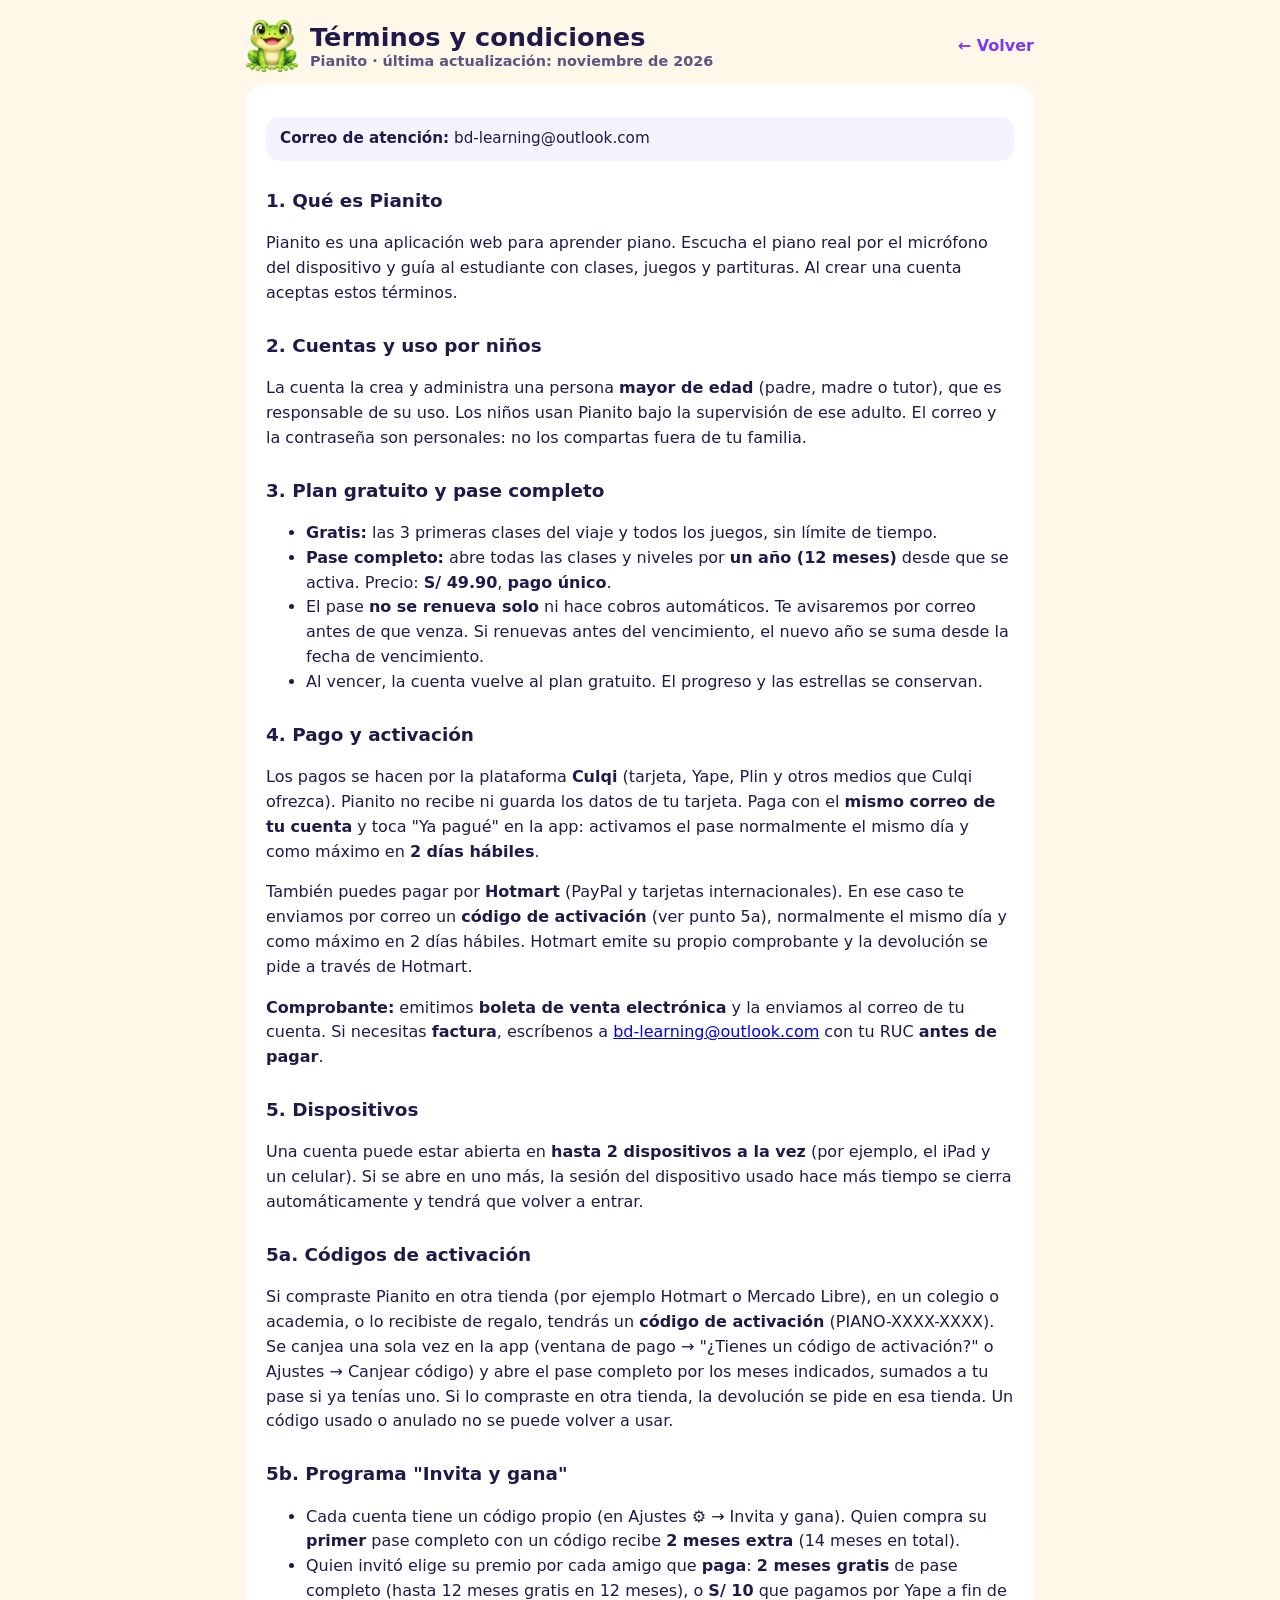
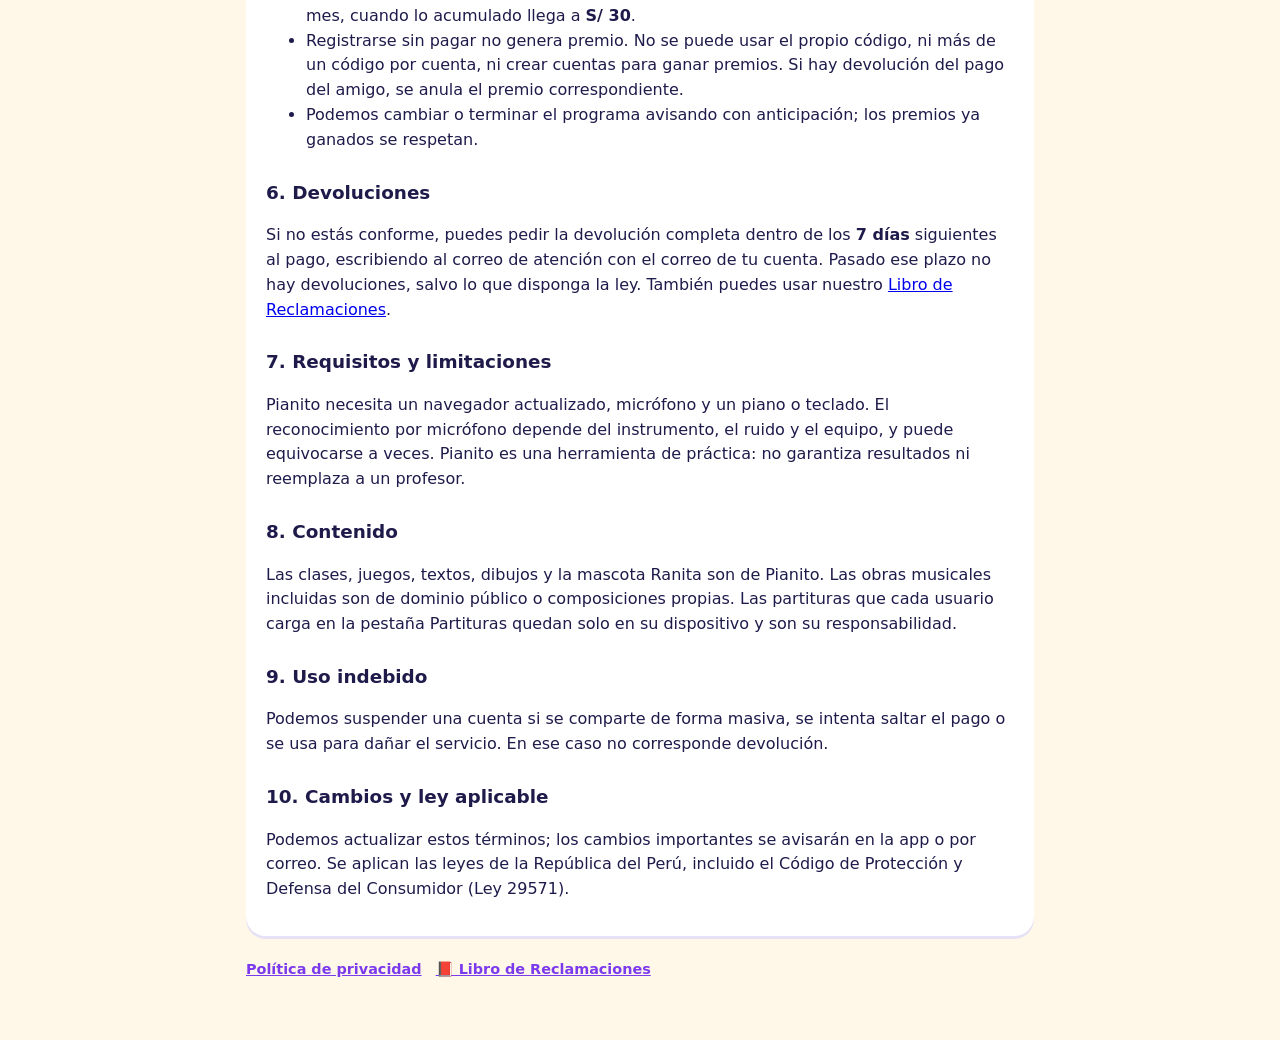
<file: terminos.html>
<!doctype html>
<html lang="es">
<head>
  <meta charset="utf-8">
  <meta name="viewport" content="width=device-width, initial-scale=1, viewport-fit=cover">
  <title>Términos y condiciones · Pianito</title>
  <link rel="icon" href="icons/icono-192.png">
  <link rel="stylesheet" href="css/legal.css">
</head>
<body>
<main>
  <div class="cabecera">
    <img src="img/rana.png" alt="">
    <h1>Términos y condiciones<small>Pianito · última actualización: noviembre de 2026</small></h1>
    <a href="./">← Volver</a>
  </div>
  <div class="caja">
    <p class="proveedor proveedor-lineas">
      <span class="fila-dato"><b>Proveedor:</b> <span data-dato="razonSocial"></span></span>
      <span class="fila-dato"><b>RUC:</b> <span data-dato="ruc"></span></span>
      <span class="fila-dato"><b>Domicilio:</b> <span data-dato="direccion"></span></span>
      <span class="fila-dato"><b>Correo de atención:</b> <span data-dato="correo"></span></span>
    </p>

    <h2>1. Qué es Pianito</h2>
    <p>Pianito es una aplicación web para aprender piano. Escucha el piano real por el micrófono del dispositivo y guía al
      estudiante con clases, juegos y partituras. Al crear una cuenta aceptas estos términos.</p>

    <h2>2. Cuentas y uso por niños</h2>
    <p>La cuenta la crea y administra una persona <b>mayor de edad</b> (padre, madre o tutor), que es responsable de su uso.
      Los niños usan Pianito bajo la supervisión de ese adulto. El correo y la contraseña son personales: no los compartas fuera de tu familia.</p>

    <h2>3. Plan gratuito y pase completo</h2>
    <ul>
      <li><b>Gratis:</b> las <span data-dato="clasesGratis"></span> primeras clases del viaje y todos los juegos, sin límite de tiempo.</li>
      <li><b>Pase completo:</b> abre todas las clases y niveles por <b>un año (12 meses)</b> desde que se activa. Precio:
        <b><span data-dato="precio"></span></b>, <b>pago único</b>.</li>
      <li>El pase <b>no se renueva solo</b> ni hace cobros automáticos. Te avisaremos por correo antes de que venza.
        Si renuevas antes del vencimiento, el nuevo año se suma desde la fecha de vencimiento.</li>
      <li>Al vencer, la cuenta vuelve al plan gratuito. El progreso y las estrellas se conservan.</li>
    </ul>

    <h2>4. Pago y activación</h2>
    <p>Los pagos se hacen por la plataforma <b>Culqi</b> (tarjeta, Yape, Plin y otros medios que Culqi ofrezca). Pianito no recibe ni guarda
      los datos de tu tarjeta. Paga con el <b>mismo correo de tu cuenta</b> y toca "Ya pagué" en la app: activamos el pase normalmente
      el mismo día y como máximo en <b>2 días hábiles</b>.</p>
    <p>También puedes pagar por <b>Hotmart</b> (PayPal y tarjetas internacionales). En ese caso te enviamos por correo un
      <b>código de activación</b> (ver punto 5a), normalmente el mismo día y como máximo en 2 días hábiles. Hotmart emite su propio comprobante
      y la devolución se pide a través de Hotmart.</p>
    <p><b>Comprobante:</b> emitimos <b>boleta de venta electrónica</b> y la enviamos al correo de tu cuenta. Si necesitas <b>factura</b>,
      escríbenos a <a data-correo href="#"><span data-dato="correo"></span></a> con tu RUC <b>antes de pagar</b>.</p>

    <h2>5. Dispositivos</h2>
    <p>Una cuenta puede estar abierta en <b>hasta <span data-dato="dispositivos"></span> dispositivos a la vez</b> (por ejemplo, el iPad y un celular).
      Si se abre en uno más, la sesión del dispositivo usado hace más tiempo se cierra automáticamente y tendrá que volver a entrar.</p>

    <h2 id="codigos">5a. Códigos de activación</h2>
    <p>Si compraste Pianito en otra tienda (por ejemplo Hotmart o Mercado Libre), en un colegio o academia, o lo recibiste de regalo,
      tendrás un <b>código de activación</b> (PIANO-XXXX-XXXX). Se canjea una sola vez en la app (ventana de pago → "¿Tienes un código de
      activación?" o Ajustes → Canjear código) y abre el pase completo por los meses indicados, sumados a tu pase si ya tenías uno.
      Si lo compraste en otra tienda, la devolución se pide en esa tienda. Un código usado o anulado no se puede volver a usar.</p>

    <h2 id="invita">5b. Programa "Invita y gana"</h2>
    <ul>
      <li>Cada cuenta tiene un código propio (en Ajustes ⚙️ → Invita y gana). Quien compra su <b>primer</b> pase completo con un código
        recibe <b>2 meses extra</b> (14 meses en total).</li>
      <li>Quien invitó elige su premio por cada amigo que <b>paga</b>: <b>2 meses gratis</b> de pase completo (hasta 12 meses gratis en 12 meses),
        o <b>S/ 10</b> que pagamos por Yape a fin de mes, cuando lo acumulado llega a <b>S/ 30</b>.</li>
      <li>Registrarse sin pagar no genera premio. No se puede usar el propio código, ni más de un código por cuenta, ni crear cuentas
        para ganar premios. Si hay devolución del pago del amigo, se anula el premio correspondiente.</li>
      <li>Podemos cambiar o terminar el programa avisando con anticipación; los premios ya ganados se respetan.</li>
    </ul>

    <h2>6. Devoluciones</h2>
    <p>Si no estás conforme, puedes pedir la devolución completa dentro de los <b><span data-dato="devolucionDias"></span> días</b> siguientes al pago,
      escribiendo al correo de atención con el correo de tu cuenta. Pasado ese plazo no hay devoluciones, salvo lo que disponga la ley.
      También puedes usar nuestro <a href="reclamaciones.html">Libro de Reclamaciones</a>.</p>

    <h2>7. Requisitos y limitaciones</h2>
    <p>Pianito necesita un navegador actualizado, micrófono y un piano o teclado. El reconocimiento por micrófono depende del instrumento,
      el ruido y el equipo, y puede equivocarse a veces. Pianito es una herramienta de práctica: no garantiza resultados ni reemplaza a un profesor.</p>

    <h2>8. Contenido</h2>
    <p>Las clases, juegos, textos, dibujos y la mascota Ranita son de Pianito. Las obras musicales incluidas son de dominio público o
      composiciones propias. Las partituras que cada usuario carga en la pestaña Partituras quedan solo en su dispositivo y son su responsabilidad.</p>

    <h2>9. Uso indebido</h2>
    <p>Podemos suspender una cuenta si se comparte de forma masiva, se intenta saltar el pago o se usa para dañar el servicio. En ese caso no corresponde devolución.</p>

    <h2>10. Cambios y ley aplicable</h2>
    <p>Podemos actualizar estos términos; los cambios importantes se avisarán en la app o por correo. Se aplican las leyes de la República del Perú,
      incluido el Código de Protección y Defensa del Consumidor (Ley 29571).</p>
  </div>
  <div class="pie">
    <a href="privacidad.html">Política de privacidad</a>
    <a href="reclamaciones.html">📕 Libro de Reclamaciones</a>
  </div>
</main>
<script type="module" src="js/legal.js"></script>
</body>
</html>
</file>
<file: css/estilos.css>
:root {
  --fondo: #fff7e8;
  --fondo-2: #fde9c8;
  --tinta: #1e1b4b;
  --tinta-suave: #6b6593;
  --primario: #7c3aed;
  --primario-oscuro: #5b21b6;
  --exito: #16a34a;
  --error: #f43f5e;
  --tarjeta: #ffffff;
  --sombra: 0 6px 0 rgba(30, 27, 75, .15);
  --radio: 22px;
  --fuente: ui-rounded, "SF Pro Rounded", "Nunito", "Varela Round", system-ui, sans-serif;
}

* { box-sizing: border-box; -webkit-tap-highlight-color: transparent; }

html, body {
  margin: 0;
  height: 100%;
  background: var(--fondo);
  color: var(--tinta);
  font-family: var(--fuente);
  overscroll-behavior: none;
  -webkit-user-select: none;
  user-select: none;
  touch-action: manipulation;
}

button { font-family: inherit; color: inherit; cursor: pointer; border: 0; }

/* ---------- Pantallas ---------- */
.pantalla {
  display: none;
  position: fixed;
  inset: 0;
  padding: env(safe-area-inset-top) env(safe-area-inset-right) env(safe-area-inset-bottom) env(safe-area-inset-left);
  flex-direction: column;
  background:
    radial-gradient(ellipse at 20% 110%, #c7f0d0 0 30%, transparent 31%),
    radial-gradient(ellipse at 85% 115%, #b7e8c4 0 35%, transparent 36%),
    linear-gradient(var(--fondo), var(--fondo-2));
}
.pantalla.activa { display: flex; }

/* ---------- Botones ---------- */
.boton-grande {
  background: var(--primario);
  color: #fff;
  font-size: clamp(1.3rem, 3vw, 1.9rem);
  font-weight: 800;
  padding: .7em 1.6em;
  border-radius: 999px;
  box-shadow: 0 6px 0 var(--primario-oscuro);
  transition: transform .08s;
}
.boton-grande:active { transform: translateY(4px); box-shadow: 0 2px 0 var(--primario-oscuro); }

.boton-secundario {
  background: #fff;
  font-size: clamp(1.1rem, 2.5vw, 1.5rem);
  font-weight: 700;
  padding: .7em 1.3em;
  border-radius: 999px;
  box-shadow: var(--sombra);
}

.boton-icono {
  background: #fff;
  width: 60px; height: 60px;
  border-radius: 18px;
  font-size: 1.8rem;
  box-shadow: var(--sombra);
}

.boton-peligro {
  background: transparent;
  color: var(--error);
  font-weight: 700;
  padding: .6em;
  text-decoration: underline;
}

.chip {
  background: #fff;
  padding: .4em .9em;
  border-radius: 999px;
  font-weight: 800;
  font-size: 1.2rem;
  box-shadow: var(--sombra);
}

/* ---------- Mascota ---------- */
.mascota { width: 110px; height: 110px; object-fit: contain; }
#juego-titulo { white-space: nowrap; overflow: hidden; text-overflow: ellipsis; }

/* ---------- Marca MVG ---------- */
.marca { width: 64px; height: 64px; filter: drop-shadow(0 4px 6px rgba(30, 27, 75, .18)); }
.marca-inicio { width: 96px; height: 96px; }
.mascota.grande { width: min(34vw, 34vh, 220px); height: min(34vw, 34vh, 220px); }
.mascota.mini { width: 40px; height: 40px; }

.saltando { animation: saltar 1.6s ease-in-out infinite; }
.mascota.feliz { animation: feliz .6s ease; }
.mascota.animo { animation: animo .5s ease; }

@keyframes saltar { 0%, 100% { transform: translateY(0); } 50% { transform: translateY(-12px); } }
@keyframes feliz {
  0% { transform: translateY(0) rotate(0); }
  30% { transform: translateY(-26px) rotate(-8deg); }
  60% { transform: translateY(0) rotate(6deg); }
  100% { transform: translateY(0) rotate(0); }
}
@keyframes animo {
  0%, 100% { transform: rotate(0); }
  25% { transform: rotate(-7deg); }
  75% { transform: rotate(7deg); }
}

/* ---------- Inicio ---------- */
.inicio-contenido, .resultado-contenido {
  margin: auto;
  text-align: center;
  display: flex;
  flex-direction: column;
  align-items: center;
  gap: 12px;
  padding: 16px;
}
.logo {
  margin: 0;
  font-size: clamp(3rem, 9vw, 5.5rem);
  font-weight: 900;
  letter-spacing: -.02em;
  color: var(--primario);
  text-shadow: 0 5px 0 #ddd6fe;
}
.lema { margin: 0 0 12px; font-size: clamp(1.1rem, 2.6vw, 1.5rem); color: var(--tinta-suave); font-weight: 700; }
.mensaje-inicio { min-height: 1.5em; font-weight: 700; color: var(--error); max-width: 30em; }

/* ---------- Barra superior ---------- */
.barra {
  display: grid;
  grid-template-columns: 1fr auto 1fr;
  align-items: center;
  gap: 12px;
  padding: 12px 16px;
}
.barra-titulo { min-width: 0; display: flex; align-items: center; gap: 10px; font-weight: 800; font-size: clamp(1.1rem, 2.6vw, 1.6rem); }
.barra-derecha { justify-self: end; display: flex; align-items: center; gap: 10px; }

/* ---------- Mapa ---------- */
.mapa {
  flex: 1;
  overflow-y: auto;
  -webkit-overflow-scrolling: touch;
  padding: 8px 16px 40px;
  display: flex;
  flex-direction: column;
  gap: 24px;
}
.mundo {
  background: var(--color-mundo);
  border-radius: 28px;
  padding: 16px;
  box-shadow: var(--sombra);
}
.mundo h2 { margin: 0 0 12px; font-size: 1.4rem; }
.mundo h2 small { font-weight: 600; color: var(--tinta-suave); margin-left: .4em; }


/* ---------- Juego ---------- */
.juego-cuerpo {
  flex: 1;
  display: grid;
  grid-template-columns: auto 1fr;
  grid-template-rows: 1fr auto;
  grid-template-areas: "mascota objetivo" "progreso progreso";
  align-items: center;
  gap: 8px 16px;
  padding: 0 16px;
  min-height: 0;
}
.zona-mascota .mascota { width: clamp(110px, 24vh, 190px); height: clamp(110px, 24vh, 190px); }
.zona-mascota { grid-area: mascota; display: flex; flex-direction: column; align-items: center; gap: 8px; }
.globo {
  position: relative;
  background: #fff;
  padding: .55em .9em;
  border-radius: 20px;
  font-weight: 900;
  font-size: clamp(1.15rem, 2.8vw, 1.65rem);
  box-shadow: var(--sombra);
  max-width: 14em;
  text-align: center;
  order: -1;
}
.globo::after {
  content: "";
  position: absolute;
  left: 50%; bottom: -10px;
  transform: translateX(-50%);
  border: 10px solid transparent;
  border-top-color: #fff;
  border-bottom: 0;
}

.zona-objetivo { grid-area: objetivo; display: flex; flex-direction: column; align-items: center; gap: 12px; }
.nota-objetivo {
  --color: #ef4444;
  width: min(30vh, 34vw, 210px);
  aspect-ratio: 1;
  border-radius: 50%;
  background: var(--color);
  color: #fff;
  display: flex;
  flex-direction: column;
  align-items: center;
  justify-content: center;
  font-weight: 900;
  font-size: clamp(2.4rem, 7vh, 4rem);
  box-shadow: 0 8px 0 rgba(0, 0, 0, .18), inset 0 -10px 0 rgba(0, 0, 0, .12);
  text-shadow: 0 3px 0 rgba(0, 0, 0, .18);
}
.nota-objetivo.aparece { animation: aparecer .35s ease; }
@keyframes aparecer { from { transform: scale(.4); opacity: 0; } to { transform: scale(1); opacity: 1; } }
.nota-dedo { font-size: .38em; background: rgba(255, 255, 255, .28); padding: .1em .7em; border-radius: 999px; }
.nota-dedo:empty { display: none; }

.boton-escuchar {
  background: #fff;
  font-weight: 800;
  font-size: 1.15rem;
  padding: .5em 1.1em;
  border-radius: 999px;
  box-shadow: var(--sombra);
}

.progreso-juego {
  grid-area: progreso;
  display: flex;
  flex-wrap: wrap;
  justify-content: center;
  gap: 8px;
  padding: 4px 0 10px;
}
.punto {
  width: 18px; height: 18px;
  border-radius: 50%;
  background: #e5dccb;
}
.punto.hecho { background: var(--exito); }
.punto.actual { background: var(--primario); transform: scale(1.3); }

.burbuja {
  min-width: 44px; height: 44px;
  padding: 0 6px;
  border-radius: 22px;
  background: var(--color);
  color: #fff;
  display: flex; align-items: center; justify-content: center;
  font-weight: 800;
  font-size: .95rem;
  opacity: .45;
  transition: transform .15s, opacity .15s;
}
.burbuja.hecho { opacity: .2; }
.burbuja.actual { opacity: 1; transform: scale(1.25); box-shadow: 0 4px 0 rgba(0, 0, 0, .2); }

/* Oreja (nivel del micrófono) */
.oreja { display: flex; align-items: center; gap: 6px; background: #fff; padding: 6px 10px; border-radius: 999px; box-shadow: var(--sombra); }
.medidor { width: 70px; height: 10px; background: #eee; border-radius: 5px; overflow: hidden; }
#medidor-nivel { height: 100%; width: 0; background: var(--exito); transition: width .05s; }

.detector-texto { margin: 0; text-align: center; font-family: ui-monospace, monospace; font-size: .9rem; color: var(--tinta-suave); min-height: 1.2em; }

/* ---------- Teclado ---------- */
.teclado {
  position: relative;
  height: clamp(130px, 28vh, 230px);
  margin: 0 auto 12px;
  width: calc(100% - 32px);
  max-width: 900px;
  display: flex;
  background: #1e1b4b;
  padding: 10px 6px 6px;
  border-radius: 18px;
  box-shadow: var(--sombra);
}
.tecla-blanca {
  flex: 1;
  margin: 0 2px;
  background: #fff;
  border-radius: 0 0 12px 12px;
  position: relative;
  display: flex;
  flex-direction: column;
  justify-content: flex-end;
  align-items: center;
  padding-bottom: 8px;
  font-weight: 800;
  font-size: clamp(.8rem, 2vw, 1.15rem);
  color: var(--tinta);
  transition: background .1s, transform .1s;
}
.tecla-blanca .pegatina {
  width: 70%;
  max-width: 44px;
  aspect-ratio: 1;
  border-radius: 50%;
  background: var(--color);
  margin-bottom: 6px;
  opacity: .9;
}
.tecla-negra {
  position: absolute;
  top: 10px;
  height: 58%;
  background: #111827;
  border-radius: 0 0 8px 8px;
  z-index: 2;
  box-shadow: inset 0 -6px 0 #374151;
}
.tecla-blanca.objetivo { background: #fff; box-shadow: inset 0 0 0 5px var(--color), 0 0 24px var(--color); animation: brillo 1s ease-in-out infinite; }
.tecla-blanca.acierto { background: #bbf7d0; transform: translateY(3px); }
.tecla-blanca.error, .tecla-negra.error { background: #fecdd3; }
.tecla-negra.acierto { background: var(--exito); }
@keyframes brillo { 0%, 100% { box-shadow: inset 0 0 0 5px var(--color), 0 0 10px var(--color); } 50% { box-shadow: inset 0 0 0 5px var(--color), 0 0 28px var(--color); } }

/* ---------- Resultado ---------- */
.resultado-contenido h2 { font-size: clamp(2rem, 6vw, 3.4rem); margin: 0; }
.estrellas-grandes { font-size: clamp(3rem, 10vw, 5.5rem); display: flex; gap: 10px; }
.estrellas-grandes span { animation: aparecer .4s ease backwards; }
.estrellas-grandes span.apagada { filter: grayscale(1); opacity: .3; }
.resultado-botones { display: flex; gap: 16px; flex-wrap: wrap; justify-content: center; margin-top: 10px; }

/* ---------- Diálogos ---------- */
.dialogo {
  border: 0;
  border-radius: 26px;
  padding: 24px;
  width: min(520px, calc(100% - 32px));
  box-shadow: 0 20px 60px rgba(0, 0, 0, .3);
  color: var(--tinta);
  font-family: var(--fuente);
}
.dialogo::backdrop { background: rgba(30, 27, 75, .45); }
.dialogo h2 { margin-top: 0; }
.dialogo form { display: flex; flex-direction: column; gap: 14px; }
.fila { display: flex; gap: 10px; align-items: center; font-size: 1.1rem; font-weight: 600; }
.fila.columna { flex-direction: column; align-items: stretch; }
.fila input[type="checkbox"] { width: 26px; height: 26px; accent-color: var(--primario); }
.fila input[type="range"] { accent-color: var(--primario); }
.fila small { color: var(--tinta-suave); font-weight: 500; }
.consejo-etiqueta { margin: 0; font-weight: 800; color: var(--primario); }
#consejo-texto { font-size: 1.25rem; line-height: 1.4; margin: 0; }

/* ---------- Vertical / pantallas pequeñas ---------- */
@media (orientation: portrait) {
  .juego-cuerpo {
    grid-template-columns: 1fr;
    grid-template-areas: "mascota" "objetivo" "progreso";
    grid-template-rows: auto 1fr auto;
  }
  .zona-mascota { flex-direction: row; justify-content: center; }
  .globo { order: 1; }
  .globo::after { left: -10px; top: 50%; bottom: auto; transform: translateY(-50%); border: 10px solid transparent; border-right-color: #fff; border-left: 0; }
  .zona-mascota .mascota { width: 110px; height: 110px; }
  .nota-objetivo { width: min(42vw, 280px); }
}
@media (max-height: 500px) {
  .zona-mascota .mascota { width: 80px; height: 80px; }
  .barra { padding: 6px 12px; }
  .boton-icono { width: 44px; height: 44px; font-size: 1.3rem; }
  .marca { width: 48px; height: 48px; }
}

/* ---------- Utilidades ---------- */
.oculto { display: none !important; }

/* ---------- Pentagrama ---------- */
.pentagrama {
  background: #fff;
  border-radius: var(--radio);
  box-shadow: var(--sombra);
  padding: 6px 10px;
  width: min(46vw, 420px);
}
.pentagrama svg { display: block; width: 100%; height: auto; }
.pentagrama.aparece { animation: aparecer .3s ease; }

/* ---------- Teclado amplio (dos manos) ---------- */
.teclado.ancho { max-width: 1100px; }
.teclado.ancho .tecla-blanca { font-size: clamp(.65rem, 1.4vw, .95rem); margin: 0 1px; }
.teclado.ancho .tecla-blanca .pegatina { width: 62%; }
.tecla-blanca.do-central::before {
  content: "";
  position: absolute;
  top: 6px; left: 50%;
  width: 8px; height: 8px;
  margin-left: -4px;
  border-radius: 50%;
  background: var(--primario);
}
.tecla-negra.objetivo { background: var(--primario); box-shadow: 0 0 22px var(--primario); }
.tecla-negra.acierto { background: var(--exito); }

/* ---------- Burbujas de canción ---------- */
.burbuja.izq { border: 3px dashed rgba(30, 27, 75, .55); }

/* ---------- Pulso y carril de ritmo ---------- */
.pulso { display: flex; gap: 14px; }
.pulso span {
  width: 22px; height: 22px;
  border-radius: 50%;
  background: #e5dccb;
  transition: transform .08s, background .08s;
}
.pulso span:first-child { width: 26px; height: 26px; }
.pulso span.activo { background: var(--primario); transform: scale(1.35); }
.mascota.pulso-salto { transform: translateY(-6px); transition: transform .1s; }

.progreso-juego.carril { width: 100%; max-width: 900px; margin: 0 auto; }
.pista {
  position: relative;
  display: flex;
  width: 100%;
  gap: 4px;
  background: #fff;
  border-radius: 18px;
  padding: 8px;
  box-shadow: var(--sombra);
}
.bloque {
  flex-basis: 0;
  min-width: 0;
  display: flex;
  flex-direction: column;
  align-items: center;
  justify-content: flex-end;
  gap: 2px;
  padding: 4px 0 6px;
  border-radius: 12px;
  background: color-mix(in srgb, var(--color) 14%, white);
  border-bottom: 5px solid var(--color);
  font-weight: 800;
  font-size: .85rem;
  color: var(--tinta);
  transition: background .15s, transform .15s;
}
.bloque.compas { box-shadow: -6px 0 0 -3px #1e1b4b; }
.bloque .figura { width: 30px; height: 44px; }
.bloque.actual { transform: translateY(-4px); background: color-mix(in srgb, var(--color) 35%, white); }
.bloque.bien { background: #bbf7d0; }
.bloque.perfecto { background: #86efac; }
.bloque.fallo { background: #fecdd3; }
.cursor {
  position: absolute;
  top: 2px; bottom: 2px;
  width: 4px;
  margin-left: 6px;
  border-radius: 2px;
  background: var(--primario);
  pointer-events: none;
}
@media (orientation: portrait) {
  .pentagrama { width: min(80vw, 420px); }
}


/* =====================================================================
   DISEÑO PARA NIÑOS DE 4 A 7 AÑOS
   Botones grandes, pocas palabras, mucho color y respuesta visible a cada toque.
   ===================================================================== */

/* ---------- Pestañas Viaje / Juegos ---------- */
.pestanas { display: flex; gap: 12px; justify-content: center; padding: 0 16px 8px; }
.pestana {
  position: relative;
  background: #fff;
  font-size: clamp(1.15rem, 2.8vw, 1.5rem);
  font-weight: 900;
  padding: .5em 1.3em;
  border-radius: 999px;
  box-shadow: var(--sombra);
  color: var(--tinta-suave);
  transition: transform .1s;
}
.pestana.activa { background: var(--primario); color: #fff; box-shadow: 0 6px 0 var(--primario-oscuro); }
.pestana:active { transform: translateY(3px); }
.pestana[data-nuevos]:not([data-nuevos=""])::after {
  content: attr(data-nuevos);
  position: absolute;
  top: -8px; right: -6px;
  min-width: 28px; height: 28px;
  padding: 0 6px;
  border-radius: 14px;
  background: var(--error);
  color: #fff;
  font-size: 1rem;
  display: grid; place-items: center;
  border: 3px solid #fff;
  animation: latido 1.4s ease-in-out infinite;
}

/* ---------- Mundos del mapa ---------- */
.mundo { position: relative; overflow: hidden; flex: none; }
.mundo-cabecera { display: flex; align-items: center; gap: 12px; margin-bottom: 6px; }
.mundo-cabecera h2 { margin: 0; flex: 1; font-size: clamp(1.25rem, 3vw, 1.6rem); display: flex; flex-direction: column; line-height: 1.1; }
.mundo-cabecera h2 small { margin: 2px 0 0; font-size: .7em; }
.mundo-emoji {
  font-size: 2.4rem;
  width: 62px; height: 62px;
  display: grid; place-items: center;
  background: rgba(255, 255, 255, .7);
  border-radius: 50%;
  flex: none;
}
.mundo-estrellas { background: #fff; border-radius: 999px; padding: .3em .8em; font-weight: 900; color: #d97706; white-space: nowrap; }

/* Camino con piedras que suben y bajan, unidas por una línea de puntos */
.camino {
  position: relative;
  display: flex;
  flex-wrap: wrap;
  justify-content: center;
  gap: 8px 10px;
  padding: 18px 4px 28px;
}
.camino::before {
  content: "";
  position: absolute;
  left: 8%; right: 8%;
  top: 70px;
  border-top: 6px dotted rgba(30, 27, 75, .2);
  border-radius: 6px;
}
.parada {
  position: relative;
  background: transparent;
  width: 132px;
  display: flex;
  flex-direction: column;
  align-items: center;
  gap: 4px;
  padding: 0;
  transition: transform .1s;
}
.parada:nth-child(even) { transform: translateY(22px); }
.parada:active .piedra { transform: translateY(5px); box-shadow: 0 2px 0 rgba(30, 27, 75, .25); }
.piedra {
  position: relative;
  width: 104px; height: 104px;
  border-radius: 50%;
  background: #fff;
  display: grid;
  place-items: center;
  box-shadow: 0 7px 0 rgba(30, 27, 75, .22), inset 0 -8px 0 rgba(30, 27, 75, .06);
  border: 5px solid #fff;
  transition: transform .08s;
}
.parada .emoji { font-size: 3rem; line-height: 1; }
.parada .nombre { font-weight: 800; font-size: .95rem; text-align: center; line-height: 1.15; color: var(--tinta); }
.parada .estrellas, .tarjeta-juego .estrellas { display: flex; gap: 2px; font-size: 1.45rem; line-height: 1; }
.estrellas i { font-style: normal; color: rgba(30, 27, 75, .18); }
.estrellas i.ganada { color: #f59e0b; text-shadow: 0 2px 0 #b45309; }
.parada.hecha .piedra { border-color: #86efac; }
.parada.premio .piedra { background: linear-gradient(#fff7d6, #fde68a); border-color: #fbbf24; }
.parada.premio .piedra::after { content: "🏆"; position: absolute; right: -10px; bottom: -6px; font-size: 1.7rem; }
.parada.bloqueada .piedra { background: rgba(255, 255, 255, .55); border-color: transparent; box-shadow: 0 5px 0 rgba(30, 27, 75, .08); }
.parada.bloqueada .emoji { filter: grayscale(1); opacity: .55; font-size: 2.3rem; }
.parada.bloqueada .nombre { opacity: .45; }
.parada.siguiente .piedra {
  border-color: var(--primario);
  box-shadow: 0 7px 0 var(--primario-oscuro), 0 0 0 8px rgba(124, 58, 237, .18);
  animation: latido 1.4s ease-in-out infinite;
}
.rana-aqui {
  position: absolute;
  width: 62px; height: 62px;
  top: -40px; right: -22px;
  object-fit: contain;
  animation: saltar 1.2s ease-in-out infinite;
  filter: drop-shadow(0 4px 3px rgba(0, 0, 0, .2));
}
@keyframes latido { 0%, 100% { transform: scale(1); } 50% { transform: scale(1.07); } }

/* ---------- Parque de juegos ---------- */
.parque-intro { margin: 0; text-align: center; font-weight: 800; font-size: 1.15rem; color: var(--tinta-suave); }
.rejilla-juegos { flex: none; display: grid; grid-template-columns: repeat(auto-fill, minmax(190px, 1fr)); gap: 18px; }
.tarjeta-juego {
  background: linear-gradient(160deg, #fff, #f3e8ff);
  border-radius: 28px;
  padding: 18px 10px 14px;
  display: flex;
  flex-direction: column;
  align-items: center;
  gap: 6px;
  box-shadow: 0 7px 0 rgba(91, 33, 182, .25);
  border: 4px solid #fff;
  transition: transform .1s;
}
.tarjeta-juego:active { transform: translateY(4px); }
.tarjeta-juego .juego-emoji { font-size: 3.6rem; line-height: 1.1; }
.tarjeta-juego .nombre { font-weight: 900; font-size: 1.15rem; text-align: center; }
.tarjeta-juego small { color: var(--tinta-suave); font-weight: 700; font-size: .85rem; text-align: center; }
.tarjeta-juego.bloqueada { background: rgba(255, 255, 255, .6); box-shadow: 0 5px 0 rgba(30, 27, 75, .08); }
.tarjeta-juego.bloqueada .juego-emoji, .tarjeta-juego.bloqueada .nombre { opacity: .5; filter: grayscale(1); }

/* ---------- Puerta para padres ---------- */
.barra-derecha { position: relative; }
.boton-padres { position: relative; display: grid; place-items: center; touch-action: none; -webkit-touch-callout: none; }
.anillo-padres { position: absolute; inset: -5px; width: calc(100% + 10px); height: calc(100% + 10px); transform: rotate(-90deg); pointer-events: none; }
.anillo-padres circle { fill: none; stroke: var(--primario); stroke-width: 4; stroke-linecap: round; stroke-dasharray: 107; stroke-dashoffset: 107; }
.boton-padres.cargando .anillo-padres circle { stroke-dashoffset: 0; transition: stroke-dashoffset 1.5s linear; }
.ayuda-padres {
  position: absolute;
  top: calc(100% + 10px); right: 0;
  margin: 0;
  background: var(--tinta);
  color: #fff;
  font-weight: 700;
  font-size: .95rem;
  padding: .5em .9em;
  border-radius: 12px;
  white-space: nowrap;
  opacity: 0;
  transform: translateY(-6px);
  pointer-events: none;
  transition: opacity .2s, transform .2s;
  z-index: 5;
}
.ayuda-padres.visible { opacity: 1; transform: none; }

/* ---------- Aro de escucha alrededor de Ranita ---------- */
.aro-escucha {
  position: relative;
  border-radius: 50%;
  padding: 8px;
  --nivel: 0;
}
.aro-escucha::before {
  content: "";
  position: absolute;
  inset: 0;
  border-radius: 50%;
  border: 6px solid transparent;
  transition: border-color .25s, box-shadow .1s, transform .1s;
}
.escuchando .aro-escucha::before {
  border-color: #4ade80;
  box-shadow: 0 0 calc(10px + var(--nivel) * 40px) rgba(34, 197, 94, calc(.25 + var(--nivel) * .6));
  transform: scale(calc(1 + var(--nivel) * .08));
}
.hablando .aro-escucha::before { border-color: #c4b5fd; border-style: dashed; }
.oreja.esperando { background: #ede9fe; }
.oreja #oreja-icono { font-size: 1.4rem; }

/* ---------- Nenúfares (progreso de la lección) ---------- */
.nenufar {
  position: relative;
  width: 54px; height: 40px;
  margin-top: 26px;
  border-radius: 50%;
  background: radial-gradient(circle at 50% 50%, #86efac 0 55%, #4ade80 56% 100%);
  -webkit-mask: conic-gradient(from 160deg, transparent 0 40deg, #000 40deg);
  mask: conic-gradient(from 160deg, transparent 0 40deg, #000 40deg);
  opacity: .5;
  transition: transform .2s, opacity .2s;
}
.nenufar.hecho { opacity: 1; background: radial-gradient(circle, #fbcfe8 0 22%, #4ade80 23% 100%); }
.nenufar.actual { opacity: 1; transform: scale(1.2); -webkit-mask: none; mask: none; overflow: visible; }
.nenufar img { position: absolute; width: 56px; height: 56px; left: -1px; top: -34px; object-fit: contain; animation: saltar 1s ease-in-out infinite; }

/* ---------- Respuesta a cada toque ---------- */
.sacudir { animation: sacudir .45s ease; }
@keyframes sacudir {
  0%, 100% { translate: 0; }
  20% { translate: -12px; }
  40% { translate: 10px; }
  60% { translate: -7px; }
  80% { translate: 4px; }
}
.chispa {
  position: fixed;
  z-index: 50;
  font-size: 1.8rem;
  font-weight: 900;
  pointer-events: none;
  translate: -50% -50%;
  animation: chispa .75s ease-out forwards;
  text-shadow: 0 2px 0 rgba(0, 0, 0, .12);
}
@keyframes chispa {
  from { transform: translate(0, 0) scale(.4); opacity: 1; }
  to { transform: translate(var(--dx), var(--dy)) scale(1.1) rotate(40deg); opacity: 0; }
}

/* ---------- Confeti del resultado ---------- */
.confeti { position: absolute; inset: 0; overflow: hidden; pointer-events: none; }
.confeti i {
  position: absolute;
  top: -20px;
  width: 12px; height: 18px;
  border-radius: 3px;
  animation: caer linear forwards;
}
@keyframes caer {
  to { transform: translate(var(--deriva), 110vh) rotate(var(--giro)); }
}
.resultado-contenido { position: relative; z-index: 1; }
#resultado-titulo { color: var(--primario); text-shadow: 0 4px 0 #ddd6fe; text-align: center; }
.estrellas-grandes span { animation: estrella-sale .6s cubic-bezier(.3, 1.6, .5, 1) backwards; }
@keyframes estrella-sale { from { transform: scale(0) rotate(-90deg); } to { transform: scale(1) rotate(0); } }

/* ---------- Notas que flotan en el inicio ---------- */
.notas-flotantes { position: absolute; inset: 0; overflow: hidden; pointer-events: none; }
.notas-flotantes span {
  position: absolute;
  bottom: -60px;
  font-size: 3rem;
  font-weight: 900;
  opacity: .35;
  animation: flotar 9s linear infinite;
}
.notas-flotantes span:nth-child(1) { left: 8%; color: #ef4444; animation-delay: 0s; }
.notas-flotantes span:nth-child(2) { left: 22%; color: #f97316; animation-delay: 3s; font-size: 2.3rem; }
.notas-flotantes span:nth-child(3) { left: 40%; color: #22c55e; animation-delay: 6s; }
.notas-flotantes span:nth-child(4) { left: 62%; color: #06b6d4; animation-delay: 1.5s; font-size: 2.5rem; }
.notas-flotantes span:nth-child(5) { left: 78%; color: #3b82f6; animation-delay: 4.5s; }
.notas-flotantes span:nth-child(6) { left: 91%; color: #a855f7; animation-delay: 7.5s; font-size: 2.2rem; }
@keyframes flotar {
  from { transform: translateY(0) rotate(-10deg); }
  50% { transform: translateY(-55vh) rotate(10deg); }
  to { transform: translateY(-115vh) rotate(-10deg); }
}
.inicio-contenido { position: relative; z-index: 1; }

/* ---------- Diálogo para el niño ---------- */
.dialogo-nino form { align-items: center; text-align: center; }
.dialogo-nino .mascota { width: 110px; height: 110px; }
.pregunta-nino { margin: 0; font-size: 2rem; font-weight: 900; }
.botones-nino { display: flex; flex-direction: column; gap: 14px; width: 100%; }

/* =====================================================================
   MINI-JUEGOS
   ===================================================================== */
.escenario { width: 100%; max-width: 760px; }
.pantalla[data-modo="atrapa"] .zona-mascota .aro-escucha { display: none; }

/* Atrapa moscas */
.charca {
  position: relative;
  height: clamp(220px, 40vh, 340px);
  border-radius: 30px;
  background:
    radial-gradient(ellipse at 16% 88%, #4ade80 0 15%, transparent 15.5%),
    linear-gradient(#e0f2fe, #bae6fd 60%, #7dd3fc);
  box-shadow: var(--sombra), inset 0 -18px 0 rgba(14, 116, 144, .15);
  overflow: hidden;
}
.rana-cazadora {
  position: absolute;
  left: 3%; bottom: 6%;
  width: clamp(90px, 15vh, 130px); height: auto;
  z-index: 3;
  transform-origin: bottom center;
  transition: filter .2s;
}
.escuchando .rana-cazadora { filter: drop-shadow(0 0 calc(4px + var(--nivel) * 18px) #22c55e); }
.rana-cazadora.come { animation: comer .45s ease; }
@keyframes comer { 40% { transform: scale(1.12, .9); } 70% { transform: scale(.95, 1.06); } }
.lengua {
  position: absolute;
  height: 10px;
  margin-top: -5px;
  background: #f472b6;
  border-radius: 6px;
  transform-origin: 0 50%;
  z-index: 2;
  scale: 0 1;
}
.lengua.sale { animation: lengua .3s ease-out; }
@keyframes lengua { 50% { scale: 1 1; } 100% { scale: 0 1; } }
.mosca {
  position: absolute;
  left: 100%; top: 40%;
  translate: -50% -50%;
  display: flex;
  flex-direction: column;
  align-items: center;
  z-index: 1;
}
.mosca .alas { font-size: 2.6rem; line-height: 1; animation: aletear .15s linear infinite alternate; }
@keyframes aletear { to { transform: translateY(-3px) scaleX(.92); } }
.nota-mosca {
  min-width: 64px; height: 64px;
  padding: 0 8px;
  border-radius: 32px;
  background: var(--color);
  color: #fff;
  font-weight: 900;
  font-size: 1.6rem;
  display: grid; place-items: center;
  box-shadow: 0 5px 0 rgba(0, 0, 0, .18);
  text-shadow: 0 2px 0 rgba(0, 0, 0, .2);
}
.mini-pentagrama { width: 150px; background: #fff; border-radius: 14px; padding: 2px 4px; box-shadow: 0 5px 0 rgba(0, 0, 0, .12); }
.mini-pentagrama svg { display: block; width: 100%; height: auto; }
.mosca.atrapada { scale: 0; opacity: 0; transition: left .3s ease-in, top .3s ease-in, scale .3s ease-in, opacity .3s; }
.mosca.escapa { transition: top .9s ease-in, left .9s ease-in, opacity .9s; top: -30% !important; opacity: 0; }
.mosca.esquiva { animation: esquivar .4s ease; }
@keyframes esquivar { 30% { translate: -50% -110%; } 60% { translate: -50% -20%; } }
.contador-moscas {
  position: absolute;
  top: 10px; right: 14px;
  background: #fff;
  border-radius: 999px;
  padding: .25em .8em;
  font-weight: 900;
  font-size: 1.3rem;
  box-shadow: var(--sombra);
}

/* Eco */
.eco { display: flex; flex-direction: column; align-items: center; gap: 18px; }
.eco-fila { display: flex; gap: 14px; flex-wrap: wrap; justify-content: center; min-height: 110px; align-items: center; }
.eco-nota {
  --color: #e9d5ff;
  width: clamp(76px, 13vh, 104px);
  aspect-ratio: 1;
  border-radius: 50%;
  background: #fff;
  border: 6px dashed #d8b4fe;
  display: grid;
  place-items: center;
  font-weight: 900;
  font-size: 1.7rem;
  color: #fff;
  text-shadow: 0 2px 0 rgba(0, 0, 0, .2);
}
.eco-nota.suena, .eco-nota.hecha, .eco-nota.pista, .eco-nota.mal { background: var(--color); border: 6px solid rgba(255, 255, 255, .8); }
.eco-nota.suena { animation: eco-suena .5s ease; box-shadow: 0 0 30px var(--color); }
.eco-nota.hecha { animation: eco-suena .35s ease; }
.eco-nota.pista { opacity: .45; }
.eco-nota.mal { --color: #fda4af !important; animation: sacudir .45s ease; }
@keyframes eco-suena { 40% { transform: scale(1.25); } }
.eco-rondas { display: flex; gap: 10px; }
.eco-rondas span { width: 22px; height: 22px; border-radius: 50%; background: #e5dccb; transition: transform .2s; }
.eco-rondas span.actual { background: var(--primario); transform: scale(1.3); }
.eco-rondas span.hecha { background: var(--exito); }

/* Carrera */
.pantalla[data-modo="carrera"] .zona-objetivo { gap: 8px; }
.pantalla[data-modo="carrera"] .nota-objetivo { width: min(22vh, 30vw, 170px); }
.carrera {
  position: relative;
  background: #fff;
  border-radius: 24px;
  padding: 10px 14px;
  box-shadow: var(--sombra);
  display: flex;
  flex-direction: column;
  gap: 8px;
}
.carril {
  position: relative;
  height: 62px;
  border-radius: 31px;
  background: repeating-linear-gradient(90deg, #dcfce7 0 34px, #bbf7d0 34px 68px);
}
.carril-caracol { background: repeating-linear-gradient(90deg, #fef9c3 0 34px, #fde68a 34px 68px); }
.corredor { position: absolute; left: 0; top: 50%; translate: 0 -50%; transition: left .35s cubic-bezier(.3, 1.5, .6, 1); }
.rana-corre { width: 64px; height: 64px; object-fit: contain; }
.rana-corre.salta { animation: salto-carrera .35s ease; }
@keyframes salto-carrera { 50% { transform: translateY(-22px); } }
.caracol { font-size: 2.6rem; transform: scaleX(-1); transition: none; }
.meta {
  position: absolute;
  top: 10px; bottom: 10px;
  right: 22px;
  width: 16px;
  background: repeating-conic-gradient(#1e1b4b 0 25%, #fff 0 50%) 0 0 / 8px 8px;
  border-radius: 3px;
}

/* ---------- Menos movimiento si el dispositivo lo pide ---------- */
@media (prefers-reduced-motion: reduce) {
  *, *::before, *::after { animation-duration: .01ms !important; animation-iteration-count: 1 !important; transition-duration: .01ms !important; }
  .notas-flotantes { display: none; }
}

@media (max-width: 600px) {
  .parada { width: 104px; }
  .piedra { width: 84px; height: 84px; }
  .parada .emoji { font-size: 2.4rem; }
  .camino::before { top: 60px; }
  .pestana span { display: none; }
}

/* =====================================================================
   EXPRESIÓN: fuerte y suave, picado, largo y ligado
   ===================================================================== */
.expresion { display: flex; flex-direction: column; align-items: center; gap: 14px; }
.exp-objetivo { position: relative; display: flex; flex-direction: column; align-items: center; gap: 6px; }
.exp-circulo {
  --color: #ef4444;
  position: relative;
  width: clamp(130px, 24vh, 190px);
  aspect-ratio: 1;
  border-radius: 50%;
  background: var(--color);
  color: #fff;
  display: flex;
  flex-direction: column;
  align-items: center;
  justify-content: center;
  font-weight: 900;
  box-shadow: 0 8px 0 rgba(0, 0, 0, .18), inset 0 -10px 0 rgba(0, 0, 0, .12);
  text-shadow: 0 3px 0 rgba(0, 0, 0, .18);
  transition: transform .25s;
}
.exp-circulo.aparece { animation: aparecer .35s ease; }
.exp-nombre { font-size: clamp(2.2rem, 6vh, 3.4rem); line-height: 1; }
.exp-marca { font-size: clamp(1.6rem, 4.5vh, 2.4rem); font-family: Georgia, "Times New Roman", serif; font-style: italic; line-height: 1; }
.exp-circulo.fuerte { transform: scale(1.12); }
.exp-circulo.suave { transform: scale(.78); opacity: .85; }
.exp-circulo[data-art] .exp-marca { font-family: var(--fuente); font-style: normal; }
.exp-etiqueta { font-weight: 900; font-size: clamp(1.1rem, 2.6vw, 1.5rem); background: #fff; padding: .2em .8em; border-radius: 999px; box-shadow: var(--sombra); }
.exp-anillo {
  position: absolute;
  top: -12px;
  left: 50%;
  translate: -50% 0;
  width: calc(clamp(130px, 24vh, 190px) + 24px);
  height: calc(clamp(130px, 24vh, 190px) + 24px);
  transform: rotate(-90deg);
  pointer-events: none;
}
.exp-anillo circle { fill: none; stroke: #22c55e; stroke-width: 6; stroke-linecap: round; stroke-dasharray: 289; stroke-dashoffset: 289; }

/* Medidor león / ratón */
.medidor-fuerza { display: flex; align-items: center; gap: 10px; width: min(460px, 86vw); font-size: 2rem; }
.barra-fuerza {
  position: relative;
  flex: 1;
  height: 22px;
  border-radius: 11px;
  background: linear-gradient(90deg, #bae6fd, #fde68a 55%, #fb923c);
  box-shadow: inset 0 2px 4px rgba(0, 0, 0, .15);
}
.linea-fuerza { position: absolute; top: -6px; bottom: -6px; left: 50%; width: 4px; margin-left: -2px; background: var(--tinta); border-radius: 2px; opacity: .45; }
.marcador-fuerza {
  position: absolute;
  top: 50%; left: 50%;
  width: 30px; height: 30px;
  translate: -50% -50%;
  border-radius: 50%;
  background: #fff;
  border: 5px solid var(--primario);
  transition: left .25s cubic-bezier(.3, 1.5, .6, 1);
}
.marcador-fuerza.salta { animation: eco-suena .3s ease; }
.exp-pista { margin: 0; font-weight: 700; color: var(--tinta-suave); font-size: .95rem; text-align: center; }

.exp-progreso { display: flex; gap: 8px; flex-wrap: wrap; justify-content: center; }
.exp-progreso i { width: 18px; height: 18px; border-radius: 50%; background: #e5dccb; transition: transform .2s; }
.exp-progreso i.actual { background: var(--primario); transform: scale(1.3); }
.exp-progreso i.hecho { background: var(--exito); }
.exp-progreso i.mal { background: #fda4af; }

/* Burbujas con marcas de articulación */
.exp-cancion { display: flex; flex-wrap: wrap; justify-content: center; gap: 16px 6px; max-width: 760px; padding-top: 14px; }
.exp-burbuja {
  position: relative;
  min-width: 46px; height: 46px;
  padding: 0 6px;
  border-radius: 23px;
  background: var(--color);
  color: #fff;
  display: grid; place-items: center;
  font-weight: 900;
  font-size: .95rem;
  opacity: .5;
  transition: transform .15s, opacity .15s;
}
.exp-burbuja.actual { opacity: 1; transform: scale(1.2); box-shadow: 0 4px 0 rgba(0, 0, 0, .2); }
.exp-burbuja.bien { opacity: 1; outline: 4px solid #4ade80; }
.exp-burbuja.mal { opacity: 1; outline: 4px solid #fb7185; }
.exp-burbuja.corta::after { content: ""; position: absolute; bottom: -12px; left: 50%; width: 8px; height: 8px; margin-left: -4px; border-radius: 50%; background: var(--tinta); }
.exp-burbuja.larga::after { content: ""; position: absolute; top: -11px; left: 18%; right: 18%; height: 5px; border-radius: 3px; background: var(--tinta); }
.exp-burbuja.ligada::before {
  content: "";
  position: absolute;
  top: -14px; left: 50%;
  width: calc(100% + 10px); height: 14px;
  border: 4px solid var(--tinta);
  border-bottom: 0;
  border-radius: 50% 50% 0 0 / 100% 100% 0 0;
  opacity: .7;
}
.pantalla[data-modo="dinamica"] .zona-objetivo,
.pantalla[data-modo="articulacion"] .zona-objetivo { gap: 8px; }

/* ---------- Canción con orquesta ---------- */
.botones-escuchar { display: flex; gap: 10px; flex-wrap: wrap; justify-content: center; }
.burbuja.suena { opacity: 1 !important; transform: scale(1.3); box-shadow: 0 0 18px var(--color); }
.boton-orquesta {
  margin-top: 6px;
  background: linear-gradient(90deg, #fde68a, #fbcfe8);
  font-weight: 900;
  font-size: clamp(1.05rem, 2.4vw, 1.35rem);
  padding: .65em 1.3em;
  border-radius: 999px;
  box-shadow: 0 5px 0 rgba(180, 83, 9, .3);
}
.boton-orquesta:active { transform: translateY(3px); }

/* ---------- Voz de Ranita (para el adulto) ---------- */
.boton-voz { font-size: 1.05rem; }
.dialogo-voz { width: min(640px, calc(100% - 24px)); max-height: calc(100% - 32px); }
.voz-ayuda { margin: 0; color: var(--tinta-suave); line-height: 1.4; }
.voz-contador { margin: 0; font-weight: 800; color: var(--primario); }
.voz-lista { display: flex; flex-direction: column; gap: 8px; }
.voz-lista details { background: #faf5ff; border-radius: 16px; padding: 8px 12px; }
.voz-lista summary { font-weight: 800; cursor: pointer; padding: 4px 0; }
.voz-lista summary small { color: var(--tinta-suave); margin-left: .4em; }
.voz-fila { display: flex; align-items: center; gap: 8px; padding: 6px 0; border-top: 1px solid #ede9fe; }
.voz-texto { flex: 1; font-weight: 600; }
.voz-fila button { width: 44px; height: 44px; border-radius: 12px; background: #fff; box-shadow: var(--sombra); font-size: 1.1rem; flex: none; }
.voz-grabar { color: var(--error); font-size: 1.4rem !important; }
.voz-fila.grabada .voz-texto::before { content: "✓ "; color: var(--exito); font-weight: 900; }
.voz-fila:not(.grabada) .voz-borrar { visibility: hidden; }
.voz-fila.grabando { background: #fee2e2; border-radius: 12px; }
.voz-fila.grabando .voz-grabar { background: var(--error); color: #fff; animation: latido 1s ease-in-out infinite; }

/* ---------- Elección de edad y modo 8+ ---------- */
.eleccion-edad { display: flex; flex-direction: column; align-items: center; gap: 12px; }
.pregunta-edad { margin: 0; font-size: clamp(1.4rem, 3.4vw, 2rem); font-weight: 900; }
.botones-edad { display: flex; gap: 18px; flex-wrap: wrap; justify-content: center; }
.boton-edad {
  display: flex;
  flex-direction: column;
  align-items: center;
  gap: 4px;
  min-width: 190px;
  padding: 18px 22px;
  border-radius: 28px;
  background: #fff;
  font-size: clamp(1.2rem, 2.8vw, 1.6rem);
  font-weight: 900;
  box-shadow: 0 7px 0 rgba(91, 33, 182, .3);
  border: 4px solid #ddd6fe;
  transition: transform .1s;
}
.boton-edad span { font-size: 3.2rem; line-height: 1.1; }
.boton-edad.grande { background: linear-gradient(160deg, #ede9fe, #c4b5fd); }
.boton-edad:active { transform: translateY(4px); }
.fila-modo { flex-wrap: wrap; }
.fila-modo label { display: flex; align-items: center; gap: 6px; font-weight: 600; }
.fila-modo input { width: 22px; height: 22px; accent-color: var(--primario); }

/* Modo 8+: Ranita más pequeña y textos más sobrios */
body.grandes .zona-mascota .mascota { width: clamp(80px, 16vh, 120px); height: clamp(80px, 16vh, 120px); }
body.grandes .globo { font-size: clamp(1rem, 2.2vw, 1.3rem); }
body.grandes .parada .nombre { font-size: 1rem; }
body.grandes .rana-aqui { width: 48px; height: 48px; top: -30px; }
body.grandes .notas-flotantes { opacity: .5; }

/* Ritmo: círculo más chico para que el carril de figuras no choque con el teclado */
.pantalla[data-modo="ritmo"] .nota-objetivo { width: min(22vh, 30vw, 170px); font-size: clamp(2rem, 5.5vh, 3.2rem); }
.pantalla[data-modo="ritmo"] .zona-objetivo { gap: 8px; }

/* =====================================================================
   ACORDES Y DOS MANOS
   ===================================================================== */
.acorde { display: flex; flex-direction: column; align-items: center; gap: 12px; }
.acorde-nombre { font-weight: 900; font-size: clamp(1.3rem, 3vw, 1.8rem); color: var(--primario); min-height: 1.2em; }
.acorde-notas {
  display: flex;
  flex-direction: column;
  align-items: center;
  gap: 6px;
  padding: 12px 22px;
  background: #fff;
  border-radius: 30px;
  box-shadow: var(--sombra);
}
.acorde-notas.aparece { animation: aparecer .35s ease; }
.acorde-nota {
  position: relative;
  min-width: clamp(110px, 18vh, 150px);
  height: clamp(50px, 8vh, 64px);
  padding: 0 14px;
  border-radius: 32px;
  background: var(--color);
  color: #fff;
  display: flex;
  align-items: center;
  justify-content: center;
  gap: 8px;
  font-weight: 900;
  font-size: clamp(1.5rem, 4vh, 2.1rem);
  text-shadow: 0 2px 0 rgba(0, 0, 0, .2);
  box-shadow: 0 5px 0 rgba(0, 0, 0, .16);
}
.acorde-nota small { font-size: .5em; background: rgba(255, 255, 255, .3); padding: .1em .6em; border-radius: 999px; }
.acorde-nota.falta { outline: 5px dashed #fb7185; outline-offset: 3px; animation: latido .8s ease-in-out 2; }

.exp-circulo.crece { box-shadow: 0 8px 0 rgba(0,0,0,.18), 0 0 0 8px rgba(251, 146, 60, .35); }
.exp-circulo.decrece { box-shadow: 0 8px 0 rgba(0,0,0,.18), 0 0 0 8px rgba(125, 211, 252, .45); }

/* Letrero de cada etapa en el mapa */
.letrero-etapa {
  flex: none;
  margin: 10px 0 -8px;
  align-self: center;
  background: var(--tinta);
  color: #fff;
  font-size: clamp(1.1rem, 2.6vw, 1.4rem);
  padding: .45em 1.2em;
  border-radius: 999px;
  box-shadow: var(--sombra);
}

/* ---------- Partituras ---------- */
.partituras-cabecera { flex: none; display: flex; flex-direction: column; align-items: center; gap: 10px; text-align: center; }
.partituras-cabecera .parque-intro { max-width: 640px; }
.partituras-mensaje { margin: 0; font-weight: 800; background: #fff; padding: .5em 1em; border-radius: 14px; box-shadow: var(--sombra); }
.partituras-vacio { flex: none; text-align: center; font-weight: 800; font-size: 1.2rem; color: var(--tinta-suave); }
.borrar-partitura { width: 48px; height: 48px; font-size: 1.3rem; flex: none; }
.campo { font: inherit; font-size: 1.1rem; padding: .5em .7em; border-radius: 12px; border: 2px solid #ddd6fe; margin-top: 4px; }
.fila-modo label.desactivado { opacity: .4; }

/* Ritmo con muchas figuras: Ranita y las figuras más compactas para no chocar con el teclado */
.pantalla[data-modo="ritmo"] .zona-mascota .mascota { width: clamp(90px, 18vh, 150px); height: clamp(90px, 18vh, 150px); }
.pantalla[data-modo="ritmo"] .bloque .figura { width: 26px; height: 38px; }
.pantalla[data-modo="ritmo"] .progreso-juego { padding-bottom: 14px; }

/* ---------- Velocidad del metrónomo ---------- */
.velocidad { display: flex; background: #fff; border-radius: 999px; box-shadow: var(--sombra); padding: 4px; gap: 2px; }
.velocidad button { background: transparent; font-weight: 800; font-size: 1rem; padding: .4em .8em; border-radius: 999px; }
.velocidad button.activa { background: var(--primario); color: #fff; }

/* Cifrado americano: el nombre grande y las notas escondidas */
.acorde.solo-cifrado .acorde-nombre { font-size: clamp(2.6rem, 8vh, 4rem); font-family: Georgia, 'Times New Roman', serif; }
.acorde-nota.escondida { background: #e9d5ff; }
.acorde-nota.escondida b { visibility: hidden; }
.acorde-nota.escondida::after { content: "?"; position: absolute; color: #7c3aed; text-shadow: none; }

/* Improvisación */
.improvisa { display: flex; flex-direction: column; align-items: center; gap: 12px; }
.impro-acordes { display: flex; align-items: baseline; gap: 18px; }
.impro-actual {
  font-family: Georgia, 'Times New Roman', serif;
  font-size: clamp(3rem, 10vh, 5rem);
  font-weight: 700;
  color: var(--primario);
  background: #fff;
  min-width: 2.2em;
  text-align: center;
  padding: .05em .4em;
  border-radius: 24px;
  box-shadow: var(--sombra);
}
.impro-actual.cambia { animation: aparecer .3s ease; }
.impro-siguiente { font-family: Georgia, serif; font-size: 1.6rem; color: var(--tinta-suave); }
.impro-siguiente::before { content: "luego "; font-family: var(--fuente); font-size: .7em; }
.impro-escala { display: flex; gap: 6px; flex-wrap: wrap; justify-content: center; }
.impro-escala span { background: var(--color); color: #fff; font-weight: 900; padding: .3em .7em; border-radius: 999px; }
.impro-barra { width: min(420px, 80vw); height: 18px; background: #e5dccb; border-radius: 9px; overflow: hidden; }
.impro-barra div { height: 100%; width: 0; background: linear-gradient(90deg, #4ade80, #a855f7); transition: width .2s; }

/* ---------- Cuenta: registro e ingreso ---------- */
input { -webkit-user-select: text; user-select: text; font-family: inherit; }
.form-cuenta {
  display: flex; flex-direction: column; gap: 10px;
  width: min(420px, calc(100vw - 32px));
  background: var(--tarjeta); border-radius: var(--radio); padding: 18px 18px 14px;
  box-shadow: var(--sombra); text-align: left;
}
.cuenta-pestanas { display: grid; grid-template-columns: 1fr 1fr; gap: 6px; background: var(--fondo-2); border-radius: 999px; padding: 5px; }
.cuenta-pestana { background: transparent; border-radius: 999px; padding: .55em .4em; font-weight: 800; font-size: 1.05rem; color: var(--tinta-suave); }
.cuenta-pestana.activa { background: #fff; color: var(--primario); box-shadow: 0 2px 0 rgba(30, 27, 75, .12); }
.cuenta-nota { margin: 2px 0; font-size: .95rem; font-weight: 700; color: var(--tinta-suave); text-align: center; }
.campo-cuenta { display: flex; flex-direction: column; gap: 4px; font-weight: 700; font-size: 1rem; }
.campo-cuenta input {
  font-size: 1.15rem; padding: .6em .8em; border-radius: 14px;
  border: 2px solid #e4ddf7; background: #fdfcff; color: var(--tinta); width: 100%;
}
.campo-cuenta input:focus { outline: none; border-color: var(--primario); }
.form-cuenta .boton-grande { margin-top: 6px; font-size: 1.3rem; }
.form-cuenta.entrando .campo-nombre { display: none; }
.enlace { background: none; color: var(--primario); font-weight: 700; text-decoration: underline; padding: 4px; font-size: .95rem; }
.mensaje-inicio.bien { color: var(--exito); }

/* Ajustes: cuenta */
.aj-cuenta { background: var(--fondo); border-radius: 16px; padding: 10px 14px; }
.aj-cuenta p { margin: 0 0 8px; line-height: 1.4; overflow-wrap: anywhere; }
.aj-cuenta-botones { display: flex; flex-wrap: wrap; gap: 8px; }
.aj-cuenta-botones .boton-secundario { font-size: 1rem; padding: .5em 1em; }

/* Niveles de pago */
.parada.premium .piedra { border: 3px dashed #f5c542; }
.mundo.premium .mundo-cabecera h2::after { content: ' ⭐'; }
.dialogo-premium form { align-items: center; text-align: center; gap: 10px; }
.dialogo-premium .mascota { width: 90px; height: 90px; }
.dialogo-premium h2 { margin: 0; color: var(--primario); }
.premium-texto { margin: 0; font-size: 1.1rem; line-height: 1.4; }
.premium-precio { margin: 4px 0; font-size: 2.2rem; font-weight: 900; display: flex; flex-direction: column; line-height: 1.05; }
.premium-precio small { font-size: .9rem; color: var(--tinta-suave); font-weight: 700; }
.boton-pagar { text-decoration: none; font-size: 1.25rem; background: #16a34a; box-shadow: 0 6px 0 #15803d; }
.boton-pagar:active { box-shadow: 0 2px 0 #15803d; }
.premium-pasos { text-align: left; margin: 4px 0; padding-left: 1.3em; font-size: 1rem; line-height: 1.45; overflow-wrap: anywhere; }
.dialogo-premium a.boton-secundario { text-decoration: none; color: var(--tinta); font-size: 1.05rem; }
.premium-botones { display: flex; gap: 10px; flex-wrap: wrap; justify-content: center; }
.premium-botones .boton-secundario { font-size: 1.05rem; }

/* Inicio con el formulario de cuenta: se puede desplazar y se compacta en pantallas bajas */
#pantalla-inicio { overflow-y: auto; -webkit-overflow-scrolling: touch; touch-action: pan-y; }
#pantalla-inicio .inicio-contenido { touch-action: pan-y; }
@media (max-height: 1000px) {
  #pantalla-inicio:has(#form-cuenta:not(.oculto)) .mascota.grande { width: 110px; height: 110px; }
  #pantalla-inicio:has(#form-cuenta:not(.oculto)) .logo { font-size: clamp(2.4rem, 6vw, 3.4rem); }
  #pantalla-inicio:has(#form-cuenta:not(.oculto)) .lema { margin-bottom: 4px; }
  #pantalla-inicio:has(#form-cuenta:not(.oculto)) .inicio-contenido { gap: 8px; }
}

/* Pestaña 🛠️ Panel (solo administradores): el panel va dentro de un marco */
.panel-admin { padding: 0 !important; display: flex; }
.panel-admin.oculto { display: none; }
.marco-admin { border: 0; width: 100%; flex: 1; min-height: 70vh; background: transparent; border-radius: 22px; }

/* Partituras gratis (biblioteca con un toque) */
.biblioteca-gratis { background: #fff; border-radius: 24px; padding: 14px 16px 16px; box-shadow: var(--sombra); }
.biblioteca-gratis h3 { margin: 0 0 10px; font-size: 1.25rem; }
.biblioteca-lista { display: grid; grid-template-columns: repeat(auto-fill, minmax(200px, 1fr)); gap: 10px; }
.tarjeta-gratis { display: flex; flex-direction: column; align-items: flex-start; gap: 4px; text-align: left;
  background: #f5f3ff; border-radius: 16px; padding: 12px 14px; box-shadow: 0 3px 0 #ddd6fe; }
.tarjeta-gratis:active { transform: translateY(2px); box-shadow: 0 1px 0 #ddd6fe; }
.tg-titulo { font-weight: 800; font-size: 1.02rem; line-height: 1.2; }
.tg-nivel { font-size: .85rem; font-weight: 700; color: var(--primario); }
.tarjeta-gratis.agregada { background: #f0fdf4; box-shadow: 0 3px 0 #bbf7d0; cursor: default; }
.tarjeta-gratis.agregada .tg-nivel { color: var(--exito); }
.premium-estado:empty { display: none; }
.premium-estado { margin: 0; font-weight: 800; color: #b45309; background: #fef3c7; border-radius: 12px; padding: 6px 12px; }

/* Enlaces legales, aviso de vencimiento */
.enlaces-legales { font-size: .9rem; font-weight: 700; color: var(--tinta-suave); text-align: center; }
.enlaces-legales a { color: var(--primario); }
.cuenta-legal { margin: 0; font-size: .82rem; color: var(--tinta-suave); font-weight: 600; text-align: center; line-height: 1.35; }
.cuenta-legal a { color: var(--primario); }
.aviso-vence { background: #fef3c7; color: #92400e; border-radius: 18px; padding: 12px 16px; font-size: 1.05rem; font-weight: 700; text-align: left; box-shadow: 0 4px 0 #fde68a; }
.aviso-vence:active { transform: translateY(2px); box-shadow: 0 2px 0 #fde68a; }

/* Invita y gana */
.cuenta-ref { margin: 0; background: #dcfce7; color: #166534; border-radius: 12px; padding: 8px 12px; font-weight: 700; font-size: .95rem; text-align: center; }
.premium-codigo { width: 100%; }
.premium-codigo-form { display: flex; gap: 8px; }
.premium-codigo-form input { flex: 1; min-width: 0; font: inherit; font-size: 1.05rem; padding: .5em .8em; border-radius: 999px; border: 2px solid #e4ddf7; text-transform: uppercase; }
.premium-codigo-form .boton-secundario { font-size: 1rem; padding: .5em 1em; }
.premium-codigo-ok { margin: 0; background: #dcfce7; color: #166534; border-radius: 12px; padding: 8px 12px; font-weight: 700; }
.premium-codigo-msg { margin: 4px 0 0; min-height: 1.2em; font-weight: 700; color: var(--error); font-size: .9rem; }
.premium-codigo-msg:empty { display: none; }
.dialogo-invita form { align-items: stretch; text-align: center; gap: 10px; }
.dialogo-invita h2 { margin: 0; color: var(--primario); }
.inv-codigo { display: flex; align-items: center; justify-content: center; gap: 10px; background: #f5f3ff; border: 3px dashed #c4b5fd; border-radius: 18px; padding: 10px; }
.inv-codigo span { font-size: 2rem; font-weight: 900; letter-spacing: .06em; color: var(--primario); }
.inv-codigo .boton-secundario { font-size: 1rem; padding: .45em .9em; }
.inv-stats { margin: 0; font-weight: 700; color: var(--tinta-suave); }
.inv-premio { border: 2px solid #ede9fe; border-radius: 16px; padding: 10px 14px; display: flex; flex-direction: column; gap: 8px; text-align: left; }
.inv-premio legend { font-weight: 800; padding: 0 6px; }
.inv-premio > label:not(.campo-cuenta) { display: flex; gap: 8px; align-items: flex-start; font-weight: 600; }
.inv-premio input[type="radio"] { width: 22px; height: 22px; accent-color: var(--primario); flex: none; }
.inv-premio .boton-secundario { align-self: flex-start; font-size: 1rem; padding: .5em 1.2em; }
.boton-invita { background: #dcfce7 !important; color: #166534 !important; }
.inv-premio .mensaje-inicio:empty { display: none; }
.premium-canje { width: 100%; text-align: left; background: #f0f9ff; border-radius: 14px; padding: 8px 12px; }
.premium-canje summary { cursor: pointer; font-weight: 800; color: #0369a1; font-size: .95rem; }
.premium-canje[open] summary { margin-bottom: 8px; }
.premium-canje .premium-codigo-msg.bien { color: var(--exito); }
.premium-codigo-form input::placeholder { text-transform: none; }
#canje-input { text-transform: uppercase; }

/* Instalar como app */
.boton-instalar { margin-top: 12px; background: #fff; color: var(--primario); border: 2px solid #e9d5ff; border-radius: 999px; padding: 10px 18px; font: inherit; font-weight: 800; font-size: 1rem; cursor: pointer; box-shadow: 0 3px 0 #e9d5ff; }
.boton-instalar:active { transform: translateY(2px); box-shadow: 0 1px 0 #e9d5ff; }
.dialogo-instalar form { align-items: stretch; text-align: left; gap: 10px; }
.dialogo-instalar h2 { margin: 0; color: var(--primario); text-align: center; }
.dialogo-instalar .premium-texto { text-align: center; }
.pasos-instalar { list-style: none; margin: 0; padding: 0; display: flex; flex-direction: column; gap: 10px; }
.pasos-instalar li { display: flex; gap: 14px; align-items: center; background: #f5f3ff; border-radius: 16px; padding: 12px 14px; line-height: 1.4; }
.pasos-instalar small { color: var(--tinta-suave); }
.ico-compartir, .ico-paso { flex: none; width: 44px; height: 44px; border-radius: 12px; background: #fff; color: #2563eb; display: flex; align-items: center; justify-content: center; font-size: 1.4rem; box-shadow: 0 2px 0 #e6e1f5; }
.ico-compartir svg { width: 28px; height: 28px; }

.boton-hotmart { display: flex; flex-direction: column; align-items: center; gap: 2px; text-decoration: none; text-align: center; }
.boton-hotmart small { font-weight: 600; font-size: .8rem; opacity: .8; }
</file>
<file: css/legal.css>
/* Páginas legales de Pianito: Términos, Privacidad y Libro de Reclamaciones */
:root {
  --fondo: #fff7e8; --tarjeta: #fff; --tinta: #1e1b4b; --suave: #5b5585; --linea: #e6e1f5;
  --primario: #7c3aed; --exito: #16a34a; --error: #e11d48;
  --fuente: ui-rounded, "SF Pro Rounded", "Nunito", system-ui, sans-serif;
}
* { box-sizing: border-box; }
body { margin: 0; background: var(--fondo); color: var(--tinta); font-family: var(--fuente); line-height: 1.55; }
main { max-width: 820px; margin: 0 auto; padding: 20px 16px 60px; }
.cabecera { display: flex; align-items: center; gap: 12px; margin-bottom: 12px; }
.cabecera img { width: 52px; height: 52px; }
.cabecera a { margin-left: auto; color: var(--primario); font-weight: 800; text-decoration: none; white-space: nowrap; }
h1 { margin: 0; font-size: 1.6rem; line-height: 1.2; }
h1 small { display: block; font-size: .9rem; color: var(--suave); font-weight: 600; }
h2 { font-size: 1.15rem; margin: 26px 0 6px; }
.caja { background: var(--tarjeta); border-radius: 20px; padding: 18px 20px; box-shadow: 0 3px 0 var(--linea); }
.proveedor { background: #f5f3ff; border-radius: 14px; padding: 10px 14px; font-size: .95rem; }
.proveedor b { display: inline-block; min-width: 9.5em; }
.pendiente { color: var(--error); font-weight: 800; }
.pie { margin-top: 22px; font-size: .9rem; color: var(--suave); display: flex; gap: 14px; flex-wrap: wrap; }
.pie a { color: var(--primario); font-weight: 700; }
/* Formulario del libro */
form { display: grid; gap: 12px; }
fieldset { border: 2px solid var(--linea); border-radius: 16px; padding: 12px 14px 14px; margin: 0; display: grid; gap: 10px; }
legend { font-weight: 800; padding: 0 6px; }
label { display: flex; flex-direction: column; gap: 4px; font-weight: 700; font-size: .95rem; }
label.linea { flex-direction: row; align-items: flex-start; gap: 8px; font-weight: 600; }
input, select, textarea { font: inherit; font-size: 1rem; padding: .55em .75em; border-radius: 12px; border: 2px solid var(--linea); background: #fff; color: var(--tinta); width: 100%; min-width: 0; }
textarea { min-height: 110px; resize: vertical; }
input:focus, select:focus, textarea:focus { outline: none; border-color: var(--primario); }
input[type="checkbox"], input[type="radio"] { width: 22px; height: 22px; flex: none; accent-color: var(--primario); }
.dos { display: grid; grid-template-columns: 1fr 1fr; gap: 10px; }
.tipos { display: flex; gap: 18px; flex-wrap: wrap; }
.tipos label { flex-direction: row; align-items: center; gap: 8px; }
small.ayuda { color: var(--suave); font-weight: 500; }
button { font: inherit; font-weight: 800; font-size: 1.1rem; border: 0; border-radius: 999px; padding: .75em 1.4em; background: var(--primario); color: #fff; cursor: pointer; box-shadow: 0 5px 0 #5b21b6; }
button:disabled { opacity: .6; cursor: default; }
.mensaje { min-height: 1.3em; margin: 0; font-weight: 800; color: var(--error); }
.listo { background: #dcfce7; color: #166534; border-radius: 16px; padding: 16px 18px; font-weight: 700; }
.listo strong { font-size: 1.3rem; display: block; }
.oculto { display: none !important; }
@media (max-width: 560px) { .dos { grid-template-columns: 1fr; } }

.proveedor-lineas .fila-dato { display: block; }
</file>
